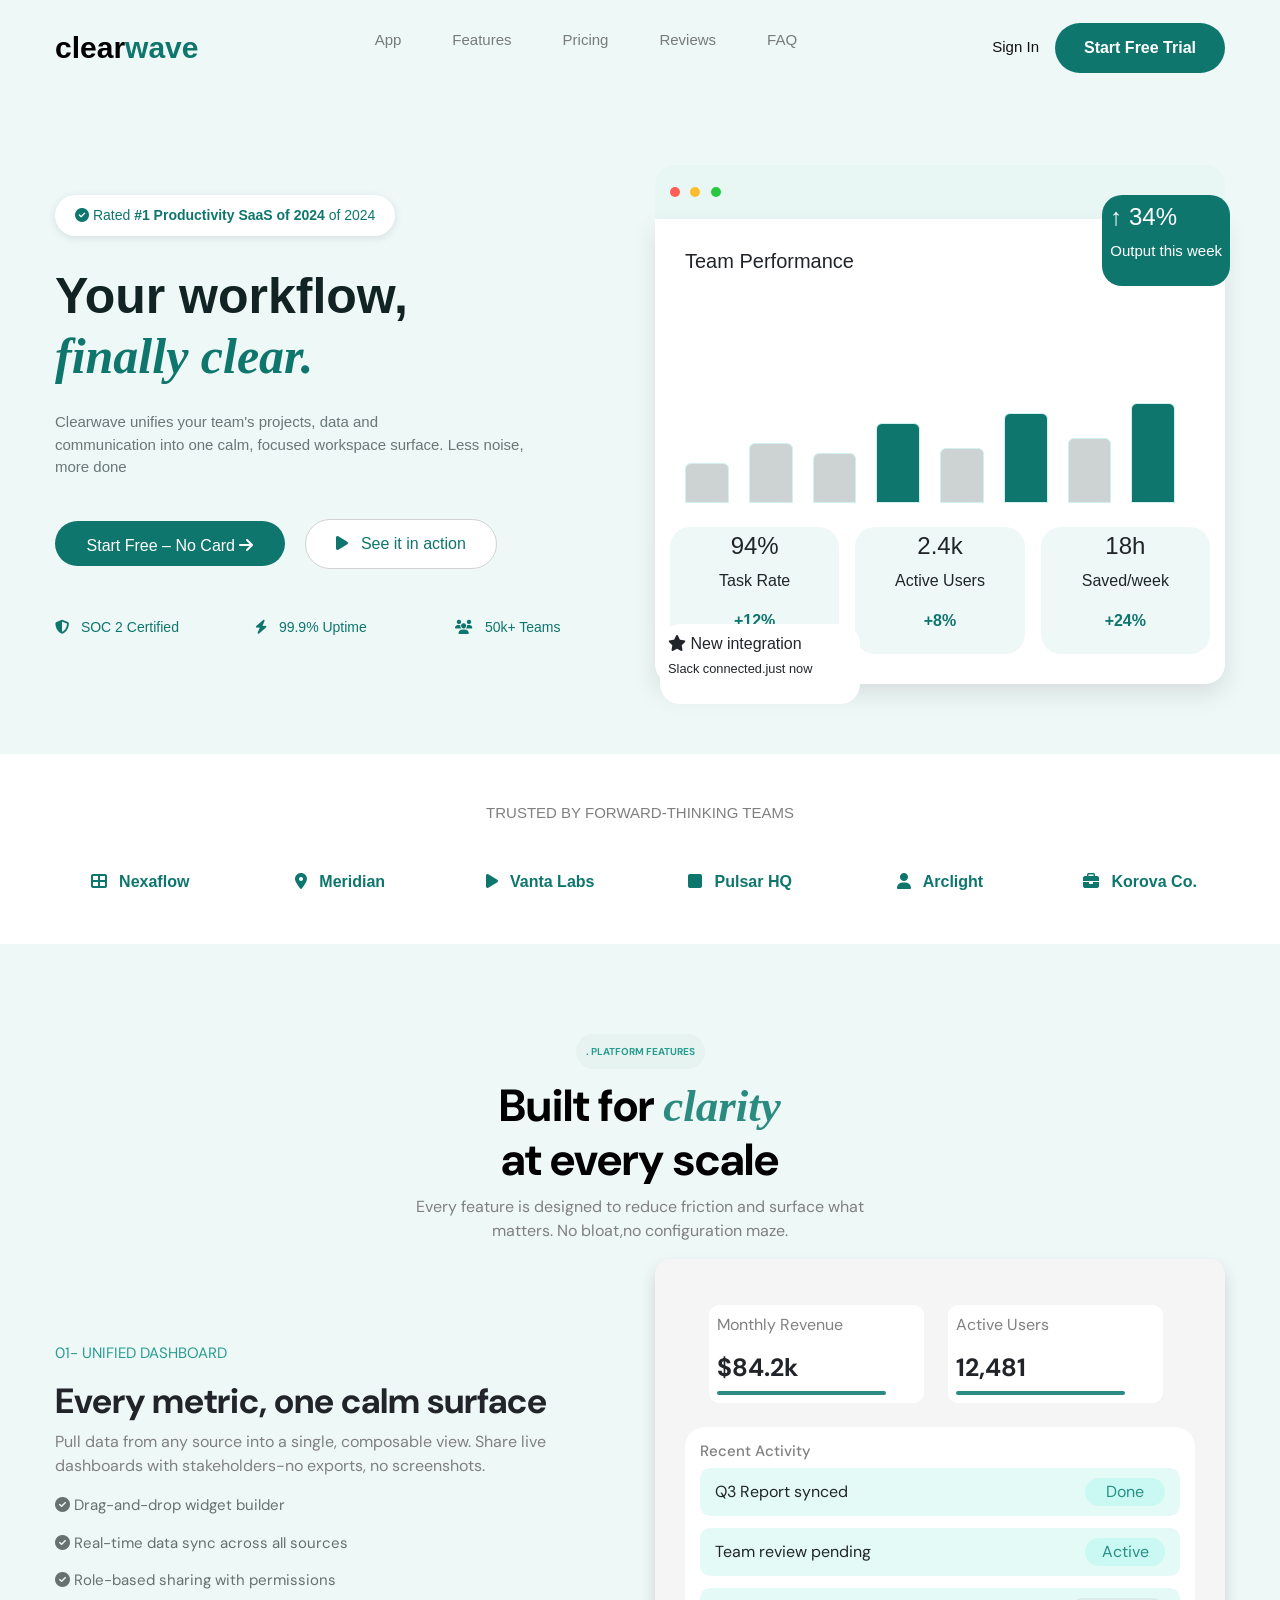
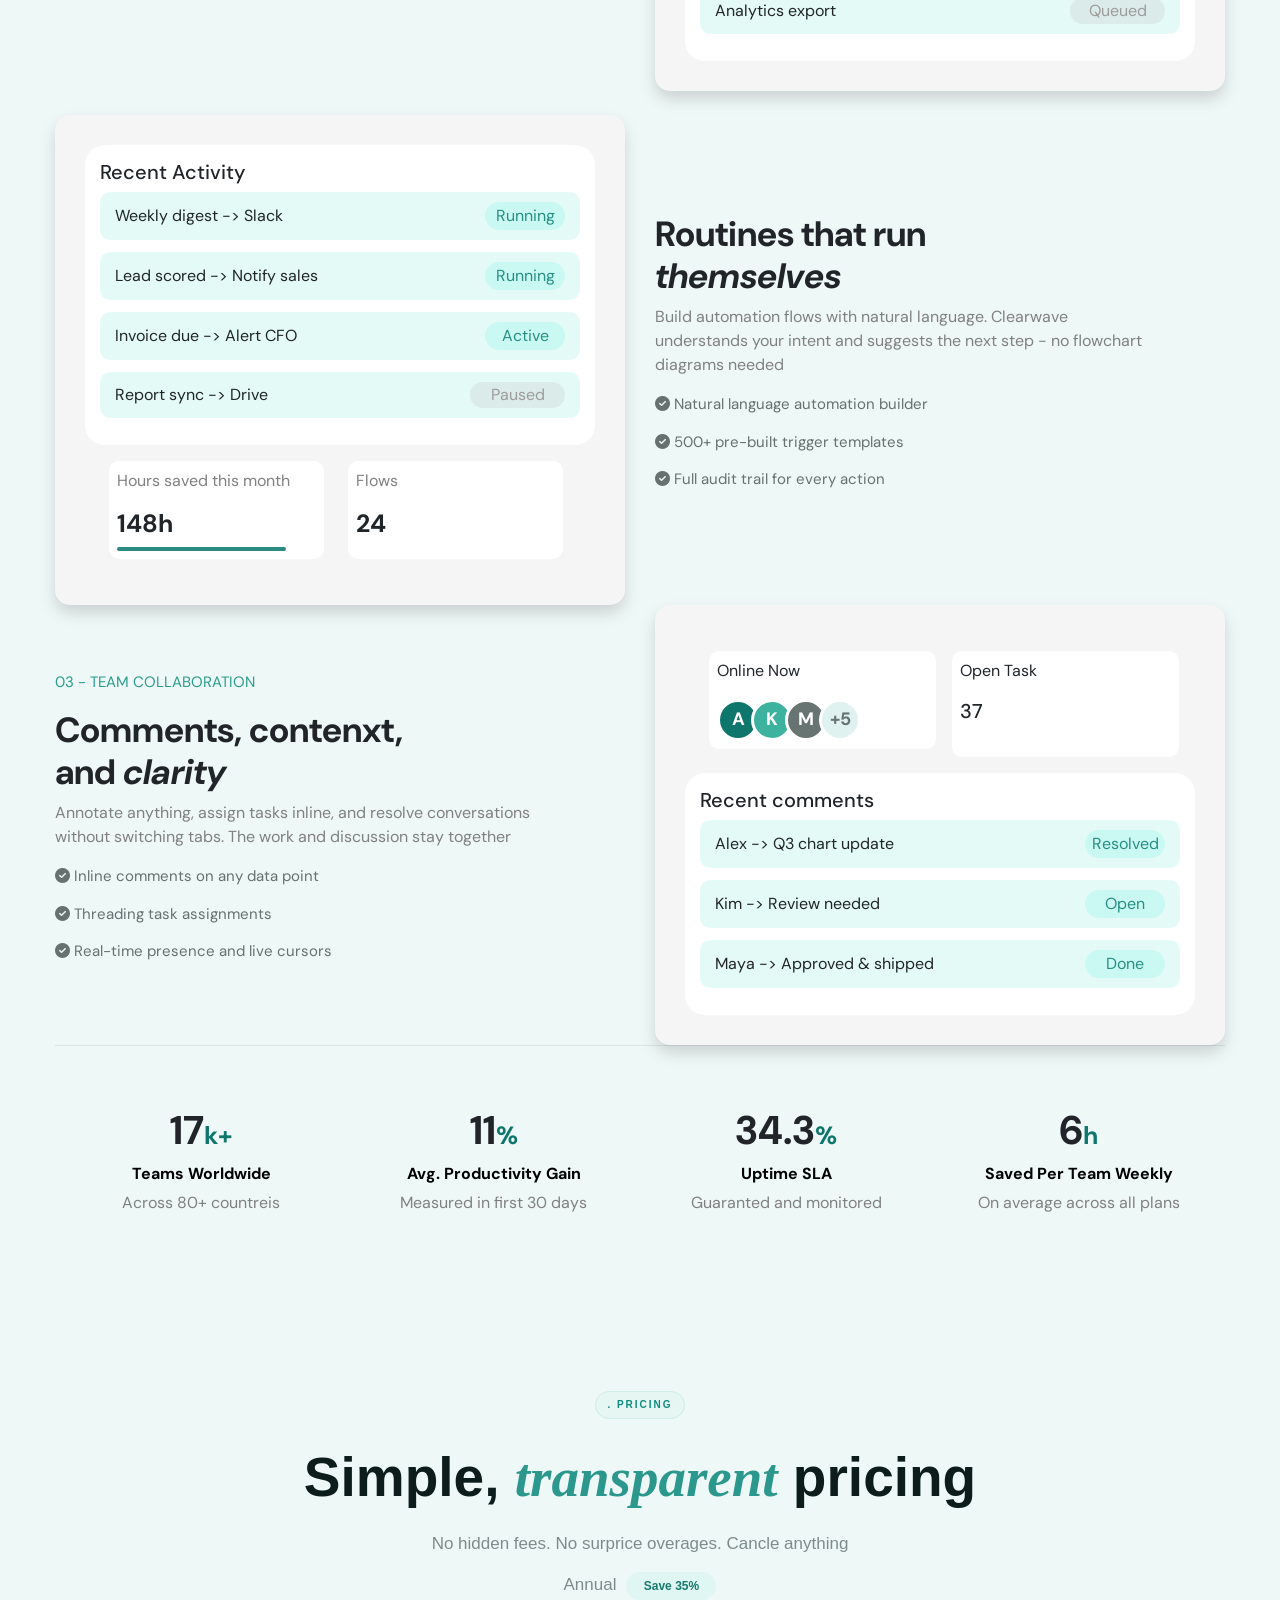
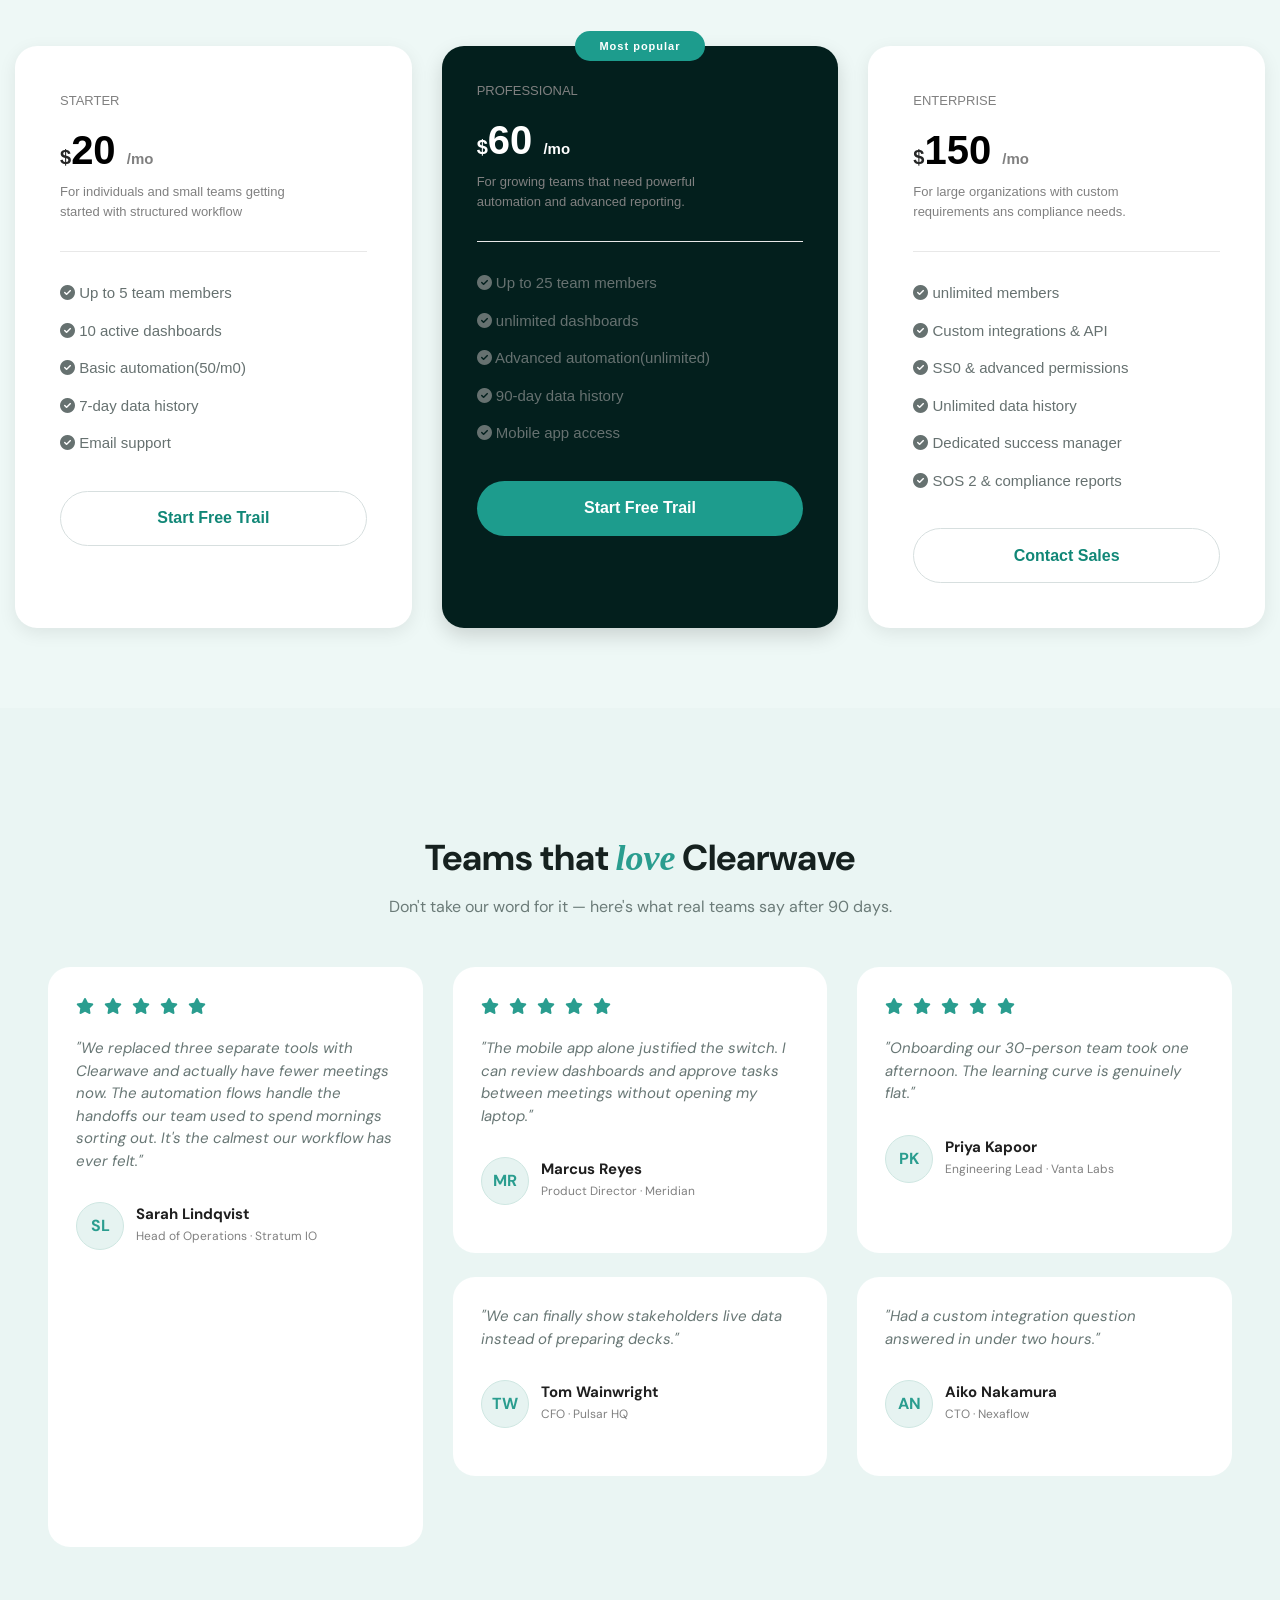
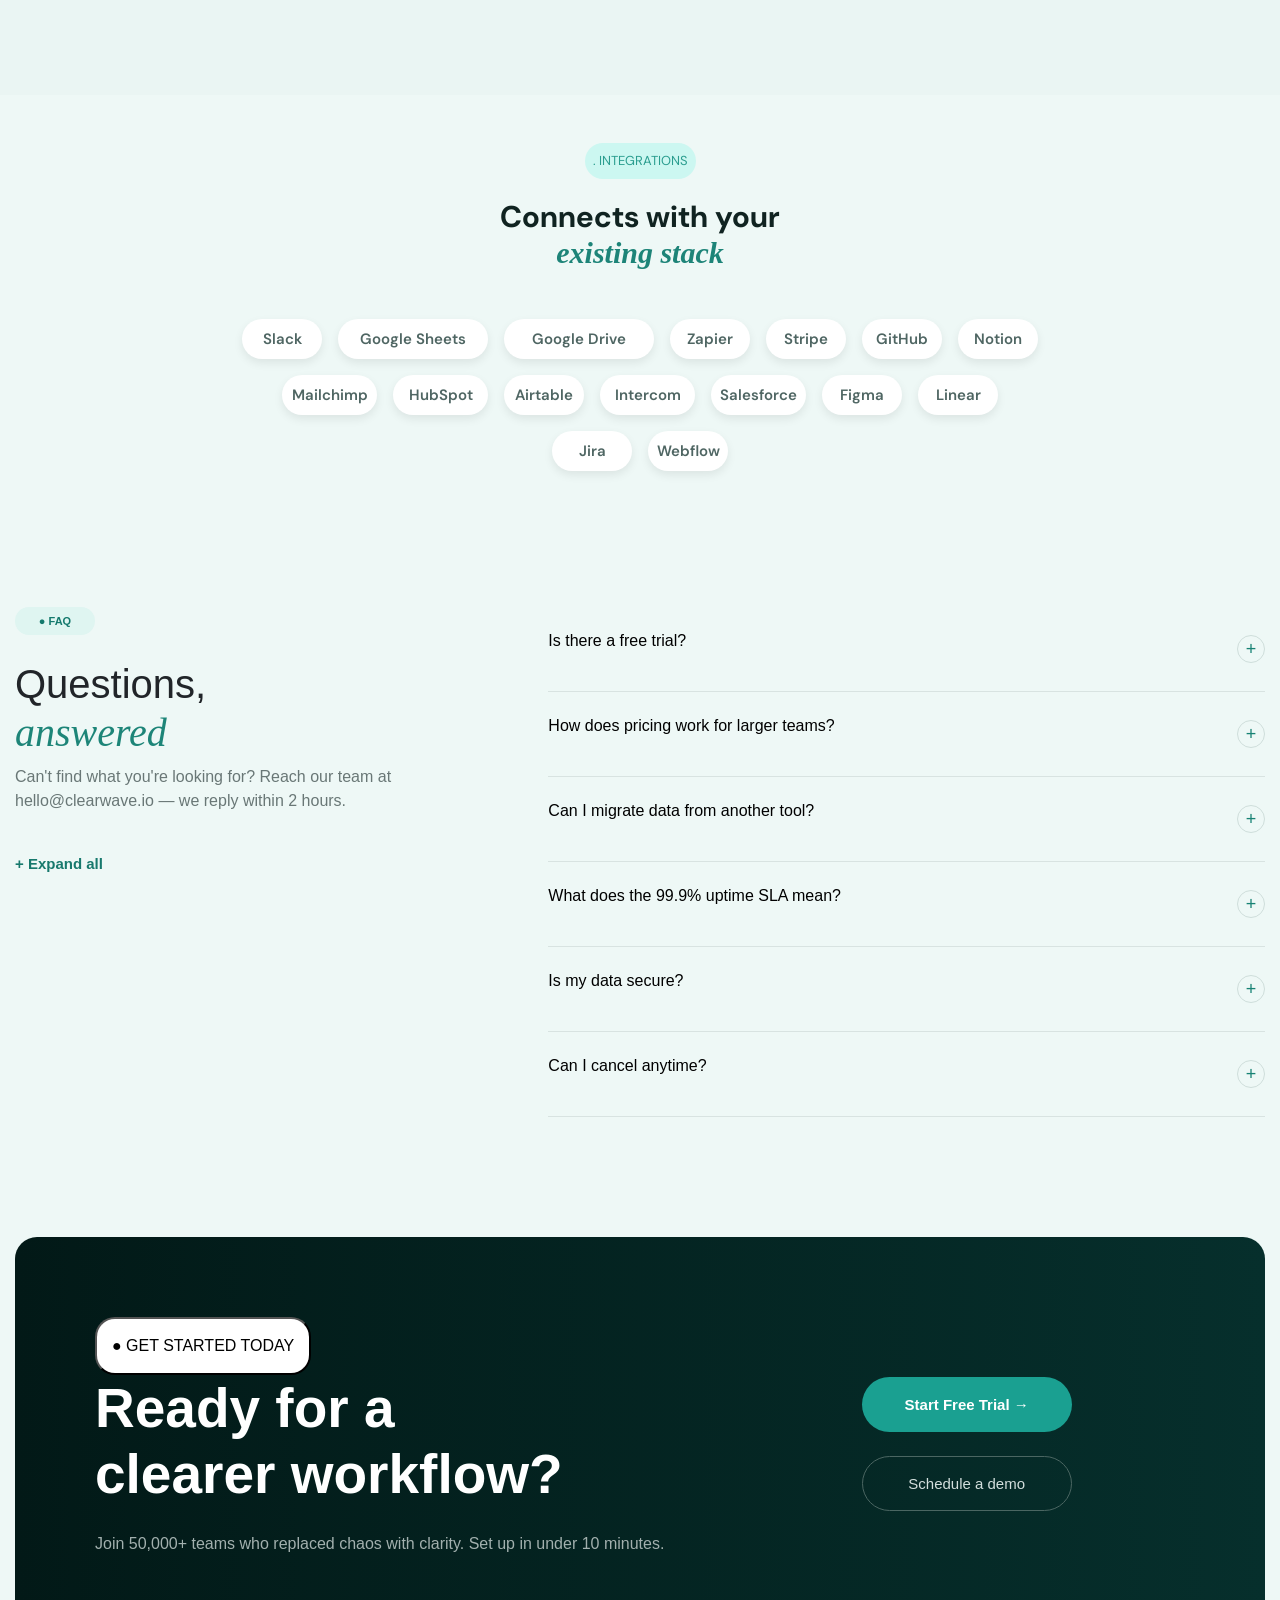
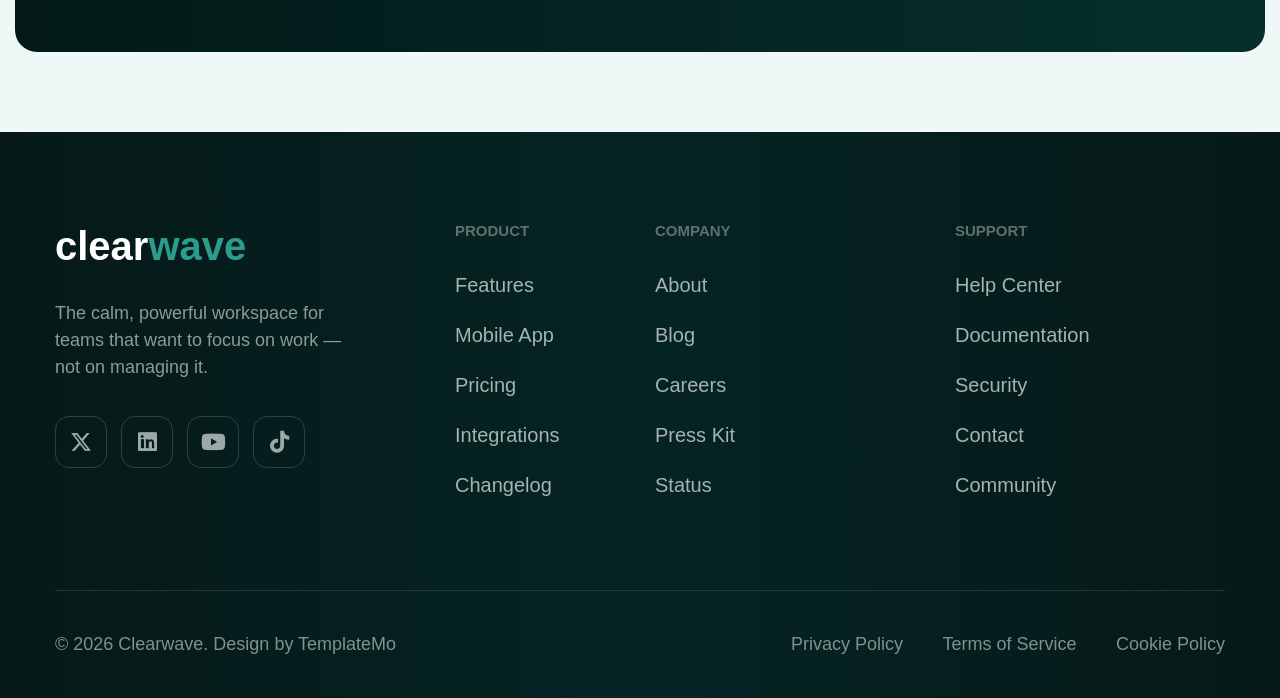
<file: index.html>
<!DOCTYPE html>
<html lang="en">

<head>
    <meta charset="UTF-8">
    <meta name="viewport" content="width=device-width, initial-scale=1.0">
    <title></title>
    <link rel="preconnect" href="https://fonts.googleapis.com">
    <link rel="preconnect" href="https://fonts.gstatic.com" crossorigin>
    <link href="https://fonts.googleapis.com/css2?family=DM+Sans:wght@100..1000&display=swap" rel="stylesheet">
    <link rel="stylesheet" href="https://stackpath.bootstrapcdn.com/bootstrap/4.5.2/css/bootstrap.min.css">
    <link rel="stylesheet" href="https://cdnjs.cloudflare.com/ajax/libs/font-awesome/6.6.0/css/all.min.css">

    <link rel="stylesheet" href="first-template.css">
    <link rel="stylesheet" href="third-template.css">
    <link rel="stylesheet" href="fourth-template.css">
    <link rel="stylesheet" href="fifth-template.css">
    <link rel="stylesheet" href="sixth-template.css">
    <link rel="stylesheet" href="seventh-template.css">
    <link rel="stylesheet" href="eight-template.css">
</head>

<body>
    <div class="first-bg-color">
        <div>
            <nav class="navbar navbar-expand-lg navbar-light bg-nav">
                <div class="container">
                    <a class="navbar-brand nav-logo" href="#"><span class="logo-edit">clear</span>wave</a>
                    <button class="navbar-toggler" type="button" data-toggle="collapse" data-target="#navbarNav">
                        <span class="navbar-toggler-icon"></span>
                    </button>
                    <div class="collapse navbar-collapse" id="navbarNav">
                        <ul class="navbar-nav mx-auto">
                            <li class="nav-item">
                                <a class="nav-link" href="#">App</a>
                            </li>
                            <li class="nav-item">
                                <a class="nav-link" href="#">Features</a>
                            </li>
                            <li class="nav-item">
                                <a class="nav-link" href="#">Pricing</a>
                            </li>
                            <li class="nav-item">
                                <a class="nav-link" href="#">Reviews</a>
                            </li>
                            <li class="nav-item">
                                <a class="nav-link" href="#">FAQ</a>
                            </li>
                        </ul>
                        <a href="#" class="mr-3 signin">Sign In</a>
                        <button class="btn trial-btn">
                            Start Free Trial
                        </button>
                    </div>
                </div>
            </nav>
        </div>
        <div class="hero-section">
            <div class="container">
                <div class="row align-items-center">
                    <div class="col-6">
                        <div class="badge-box">
                            <i class="fa-solid fa-circle-check"></i>
                            Rated <span class="edit-1">#1 Productivity SaaS of 2024</span> of 2024
                        </div>
                        <h1 class="first-main-heading">
                            Your workflow,
                            <br>
                            <span class="edit-1 edit-2">finally clear.</span>
                        </h1>
                        <p class="first-description">
                            Clearwave unifies your team's projects,
                            data and <br> communication into one calm,
                            focused workspace surface. Less noise,<br> more done
                        </p>
                        <button class="btn first-start-btn">
                            Start Free – No Card
                            <i class="fa-solid fa-arrow-right"></i>
                        </button>
                        <button class="btn first-demo-btn ml-3 ">
                            <i class="fa-solid fa-play mr-2"></i>
                            See it in action
                        </button>
                        <div class="row mt-5">
                            <div class="col-4">
                                <p class="small-text">
                                    <i class="fa-solid fa-shield-halved icon"></i>
                                    SOC 2 Certified
                                </p>
                            </div>
                            <div class="col-4">
                                <p class="small-text">
                                    <i class="fa-solid fa-bolt icon"></i>
                                    99.9% Uptime
                                </p>
                            </div>
                            <div class="col-4">
                                <p class="small-text">
                                    <i class="fa-solid fa-users icon"></i>
                                    50k+ Teams
                                </p>
                            </div>
                        </div>
                    </div>
                    <div class="col-6">
                        <div class="dot-container">
                            <span class="first-dot red"></span>
                            <span class="first-dot yellow"></span>
                            <span class="first-dot green"></span>
                        </div>
                        <div class="growth-card">
                            <h4>↑ 34%</h4>
                            <p>Output this week</p>
                        </div>
                        <div class="dashboard-card">
                            <h5>
                                Team Performance
                            </h5>
                            <div class="graph-box">
                                <div class="bar b1"></div>
                                <div class="bar b2"></div>
                                <div class="bar b3"></div>
                                <div class="bar b4"></div>
                                <div class="bar b5"></div>
                                <div class="bar b6"></div>
                                <div class="bar b7"></div>
                                <div class="bar b8"></div>
                            </div>
                            <div class="row mt-4 text-center">
                                <div class="col first-card-container mr-3">
                                    <h4>94%</h4>
                                    <p>Task Rate</p>
                                    <p class="edit-1">+12%</p>
                                </div>
                                <div class="col first-card-container mr-3">
                                    <h4>2.4k</h4>
                                    <p>Active Users</p>
                                    <p class="edit-1">+8%</p>
                                </div>
                                <div class="col first-card-container">
                                    <h4>18h</h4>
                                    <p>Saved/week</p>
                                    <p class="edit-1">+24%</p>
                                </div>
                            </div>
                            <div class="notify-card">
                                <i class="fa-solid fa-star"></i>
                                <span>New integration</span>
                                <br>
                                <small>Slack connected.just now</small>
                            </div>
                        </div>
                    </div>
                </div>
            </div>
        </div>
        <div class="company-section">
            <div class="container">
                <h6 class="text-center mb-5 bottom-para">
                    TRUSTED BY FORWARD-THINKING TEAMS
                </h6>
                <div class="row text-center ">
                    <div class="col-md-2 edit-1">
                        <i class="fa-solid fa-table-cells-large mr-2"></i>
                        Nexaflow
                    </div>
                    <div class="col-md-2 edit-1">
                        <i class="fa-solid fa-location-dot mr-2"></i>
                        Meridian
                    </div>
                    <div class="col-md-2 edit-1">
                        <i class="fa-solid fa-play mr-2"></i>
                        Vanta Labs
                    </div>
                    <div class="col-md-2 edit-1">
                        <i class="fa-solid fa-square mr-2"></i>
                        Pulsar HQ
                    </div>
                    <div class="col-md-2 edit-1">
                        <i class="fa-solid fa-user mr-2"></i>
                        Arclight
                    </div>
                    <div class="col-md-2 edit-1">
                        <i class="fa-solid fa-briefcase mr-2"></i>
                        Korova Co.
                    </div>
                </div>
            </div>
        </div>
    </div>


    <div class="bg-color">
        <div class="container">
            <div class="third-main">
                <button class="third-button-1"><span class="third-dot">.</span> PLATFORM FEATURES</button>
                <h1 class="heading-1">Built for <span class="design">clarity</span> <br> at every scale</h1>
                <p class="third-paragraph-1">Every feature is designed to reduce friction and surface
                    what <br>matters. No bloat,no configuration maze.
                </p>
            </div>
            <div class="row">
                <div class="col-6 d-flex flex-column justify-content-center">
                    <div>
                        <p class="third-para">01- UNIFIED DASHBOARD</p>
                        <h1 class="heading-2">Every metric, one calm surface</h1>
                        <p class="third-paragraph-1">Pull data from any source into a single, composable view.
                            Share live dashboards with stakeholders-no exports, no screenshots.
                        </p>
                        <ul>
                            <li>
                                <i class="fa-solid fa-circle-check"></i>
                                Drag-and-drop widget builder
                            </li>
                            <li>
                                <i class="fa-solid fa-circle-check"></i>
                                Real-time data sync across all sources
                            </li>
                            <li>
                                <i class="fa-solid fa-circle-check"></i>
                                Role-based sharing with permissions
                            </li>
                        </ul>
                    </div>
                </div>
                <div class="col-6">
                    <div class="third-card-container shadow">
                        <div class="d-flex flex-row p-3">
                            <div class="card-container-one mr-3 ml-2 p-2">
                                <p class="third-paragraph-1">Monthly Revenue</p>
                                <h1 class="paragraph-3">$84.2k</h1>
                                <div class="third-line"></div>
                            </div>
                            <div class="card-container-one mr-3 ml-2 p-2">
                                <p class="third-paragraph-1">Active Users</p>
                                <h1 class="paragraph-3">12,481</h1>
                                <div class="third-line"></div>
                            </div>
                        </div>
                        <div class="bottom mt-2">
                            <h5 class="recent">Recent Activity</h5>
                            <div class="item">
                                <span>Q3 Report synced</span>
                                <button class="third-button-3">Done</button>
                            </div>
                            <div class="item">
                                <span>Team review pending</span>
                                <button class="third-button-3">Active</button>
                            </div>
                            <div class="item">
                                <span>Analytics export</span>
                                <button class="third-button-4">Queued</button>
                            </div>
                        </div>
                    </div>
                </div>
            </div>
            <div class="row mt-4">
                <div class="col-6">
                    <div class="third-card-container shadow">
                        <div class="bottom">
                            <h5>Recent Activity</h5>
                            <div class="item">
                                <span>Weekly digest -> Slack</span>
                                <button class="third-button-3">Running</button>
                            </div>
                            <div class="item">
                                <span>Lead scored -> Notify sales</span>
                                <button class="third-button-3">Running</button>
                            </div>
                            <div class="item">
                                <span>Invoice due -> Alert CFO</span>
                                <button class="third-button-3">Active</button>
                            </div>
                            <div class="item">
                                <span>Report sync -> Drive</span>
                                <button class="third-button-4">Paused</button>
                            </div>
                        </div>
                        <div class="d-flex flex-row p-3">
                            <div class="card-container-one mr-3 ml-2 p-2">
                                <p class="third-paragraph-1">Hours saved this month</p>
                                <h1 class="paragraph-3">148h</h1>
                                <div class="third-line"></div>
                            </div>
                            <div class="card-container-one mr-3 ml-2 p-2">
                                <p class="third-paragraph-1">Flows</p>
                                <h1 class="paragraph-3">24</h1>
                            </div>
                        </div>
                    </div>
                </div>
                <div class="col-6 d-flex flex-column justify-content-center">
                    <div>
                        <h1 class="heading-2">Routines that run <br> <span class="curve">themselves</span></h1>
                        <p class="third-paragraph-1">Build automation flows with natural language. Clearwave <br>
                            understands your intent and suggests the next step - no flowchart <br>
                            diagrams needed
                        </p>
                        <ul>
                            <li>
                                <i class="fa-solid fa-circle-check"></i>
                                Natural language automation builder
                            </li>
                            <li>
                                <i class="fa-solid fa-circle-check"></i>
                                500+ pre-built trigger templates
                            </li>
                            <li>
                                <i class="fa-solid fa-circle-check"></i>
                                Full audit trail for every action
                            </li>
                        </ul>
                    </div>
                </div>
            </div>
            <div class="row">
                <div class="col-6 d-flex flex-column justify-content-center">
                    <div>
                        <p class="third-para">03 - TEAM COLLABORATION</p>
                        <h1 class="heading-2">Comments, contenxt, <br> and <span class="curve">clarity</span></h1>
                        <p class="third-paragraph-1">Annotate anything, assign tasks inline, and resolve conversations
                            <br>
                            without switching tabs. The work and discussion stay together
                        </p>
                        <ul>
                            <li>
                                <i class="fa-solid fa-circle-check"></i>
                                Inline comments on any data point
                            </li>
                            <li>
                                <i class="fa-solid fa-circle-check"></i>
                                Threading task assignments
                            </li>
                            <li>
                                <i class="fa-solid fa-circle-check"></i>
                                Real-time presence and live cursors
                            </li>
                        </ul>
                    </div>
                </div>
                <div class="col-6">
                    <div class="third-card-container shadow">
                        <div class="d-flex flex-row p-3">
                            <div class="card-container-one mr-3 ml-2 mb-2">
                                <p>Online Now</p>
                                <div class="online-users">
                                    <span class="user-circle user1">A</span>
                                    <span class="user-circle user2">K</span>
                                    <span class="user-circle user3">M</span>
                                    <span class="user-circle user4">+5</span>
                                </div>
                            </div>
                            <div class="card-container-one">
                                <p>Open Task</p>
                                <h5>37</h5>
                            </div>
                        </div>
                        <div class="bottom">
                            <h5>Recent comments</h5>
                            <div class="item">
                                <span>Alex -> Q3 chart update</span>
                                <button class="third-button-3">Resolved</button>
                            </div>
                            <div class="item">
                                <span>Kim -> Review needed</span>
                                <button class="third-button-3">Open</button>
                            </div>
                            <div class="item">
                                <span>Maya -> Approved & shipped</span>
                                <button class="third-button-3">Done</button>
                            </div>
                        </div>
                    </div>
                </div>
            </div>
            <div class="last">
                <div class="stat">
                    <h2 class="stat-h">17<span class="third-para-1">k+</span></h2>
                    <p class="stat-p">Teams Worldwide</p>
                    <p class="stat-p-1">Across 80+ countreis</p>
                </div>
                <div class="stat">
                    <h2 class="stat-h">11<span class="third-para-1">%</span></h2>
                    <p class="stat-p">Avg. Productivity Gain</p>
                    <p class="stat-p-1">Measured in first 30 days</p>
                </div>
                <div class="stat">
                    <h2 class="stat-h">34.3<span class="third-para-1">%</span></h2>
                    <p class="stat-p">Uptime SLA</p>
                    <p class="stat-p-1">Guaranted and monitored</p>
                </div>
                <div class="stat">
                    <h2 class="stat-h">6<span class="third-para-1">h</span></h2>
                    <p class="stat-p">Saved Per Team Weekly</p>
                    <p class="stat-p-1">On average across all plans</p>
                </div>
            </div>
        </div>
    </div>


    <div class="container-fluid fourth-bg-color">
        <div class="fourth-main text-center">
            <button class="fourth-button-1">. PRICING</button>
            <h1 class="fourth-main-heading">Simple, <span class="fourth-edit">transparent</span> pricing</h1>
            <p class="fourth-para">No hidden fees. No surprice overages. Cancle anything</p>
            <div class="d-flex justify-content-center">
                <p class="fourth-para mb-5">Annual</p>
                <button class="fourth-button-2">Save 35%</button>
            </div>
        </div>
        <div class="row">
            <div class="col-4">
                <div class="fourth-card-container">
                    <p class="fourth-para-1">STARTER</p>
                    <h1 class="head"><span class="symbol">$</span>20 <span class="mo">/mo</span></h1>
                    <p class="fourth-para-1">For individuals and small teams getting <br>
                        started with structured workflow</p>
                    <hr class="fourth-line">
                    <ul>
                        <li>
                            <i class="fa-solid fa-circle-check"></i>
                            Up to 5 team members
                        </li>
                        <li>
                            <i class="fa-solid fa-circle-check"></i>
                            10 active dashboards
                        </li>
                        <li>
                            <i class="fa-solid fa-circle-check"></i>
                            Basic automation(50/m0)
                        </li>
                        <li>
                            <i class="fa-solid fa-circle-check"></i>
                            7-day data history
                        </li>
                        <li>
                            <i class="fa-solid fa-circle-check"></i>
                            Email support
                        </li>
                    </ul>
                    <button class="fourth-button-3">Start Free Trail</button>
                </div>
            </div>
            <div class="col-4">
                <div class="card-container-1">
                    <button class="popular-button">Most popular</button>
                    <p class="fourth-para-1">PROFESSIONAL</p>
                    <h1 class="head-1"><span class="symbol-1">$</span>60 <span class="mo-1">/mo</span></h1>
                    <p class="fourth-para-1">For growing teams that need powerful <br>
                        automation and advanced reporting.</p>
                    <hr class="fourth-line">
                    <ul>
                        <li>
                            <i class="fa-solid fa-circle-check"></i>
                            Up to 25 team members
                        </li>
                        <li>
                            <i class="fa-solid fa-circle-check"></i>
                            unlimited dashboards
                        </li>
                        <li>
                            <i class="fa-solid fa-circle-check"></i>
                            Advanced automation(unlimited)
                        </li>
                        <li>
                            <i class="fa-solid fa-circle-check"></i>
                            90-day data history
                        </li>
                        <li>
                            <i class="fa-solid fa-circle-check"></i>
                            Mobile app access
                        </li>
                    </ul>
                    <button class="fourth-button-4 fourth-button-3">Start Free Trail</button>
                </div>
            </div>
            <div class="col-4">
                <div class="fourth-card-container">
                    <p class="fourth-para-1">ENTERPRISE</p>
                    <h1 class="head"><span class="symbol">$</span>150 <span class="mo">/mo</span></h1>
                    <p class="fourth-para-1">For large organizations with custom <br>
                        requirements ans compliance needs.</p>
                    <hr class="fourth-line">
                    <ul>
                        <li>
                            <i class="fa-solid fa-circle-check"></i>
                            unlimited members
                        </li>
                        <li>
                            <i class="fa-solid fa-circle-check"></i>
                            Custom integrations & API
                        </li>
                        <li>
                            <i class="fa-solid fa-circle-check"></i>
                            SS0 & advanced permissions
                        </li>
                        <li>
                            <i class="fa-solid fa-circle-check"></i>
                            Unlimited data history
                        </li>
                        <li>
                            <i class="fa-solid fa-circle-check"></i>
                            Dedicated success manager
                        </li>
                        <li>
                            <i class="fa-solid fa-circle-check"></i>
                            SOS 2 & compliance reports
                        </li>
                    </ul>
                    <button class="fourth-button-3">Contact Sales</button>
                </div>
            </div>
        </div>
    </div>


    <div class="fifth-main">
        <div class="container-fluid background p-5">
            <div class="text-center mb-5">
                <h1 class="fifth-main-heading">
                    Teams that <span class="fifth-edit">love</span> Clearwave
                </h1>
                <p class="fifth-paragraph-1">
                    Don't take our word for it — here's what real teams say after 90 days.
                </p>
            </div>
            <div class="row">
                <div class="col-md-4">
                    <div class="review-card large-card">
                        <div class="stars">
                            <i class="fa-solid fa-star"></i>
                            <i class="fa-solid fa-star"></i>
                            <i class="fa-solid fa-star"></i>
                            <i class="fa-solid fa-star"></i>
                            <i class="fa-solid fa-star"></i>
                        </div>
                        <p class="fifth-text">
                            "We replaced three separate tools with Clearwave and actually have
                            fewer meetings now. The automation flows handle the handoffs our team
                            used to spend mornings sorting out. It's the calmest our workflow has
                            ever felt."
                        </p>
                        <div class="profile d-flex align-items-center">
                            <div class="profile-one">
                                SL
                            </div>
                            <div>
                                <h6>Sarah Lindqvist</h6>
                                <small>Head of Operations · Stratum IO</small>
                            </div>
                        </div>
                    </div>
                </div>
                <div class="col-md-8">
                    <div class="row">
                        <div class="col-md-6">
                            <div class="review-card">
                                <div class="stars">
                                    <i class="fa-solid fa-star"></i>
                                    <i class="fa-solid fa-star"></i>
                                    <i class="fa-solid fa-star"></i>
                                    <i class="fa-solid fa-star"></i>
                                    <i class="fa-solid fa-star"></i>
                                </div>
                                <p class="fifth-text">
                                    "The mobile app alone justified the switch.
                                    I can review dashboards and approve tasks between
                                    meetings without opening my laptop."
                                </p>
                                <div class="profile d-flex align-items-center">
                                    <div class="profile-one">
                                        MR
                                    </div>
                                    <div>
                                        <h6>Marcus Reyes</h6>
                                        <small>Product Director · Meridian</small>
                                    </div>
                                </div>
                            </div>
                        </div>
                        <div class="col-md-6">
                            <div class="review-card">
                                <div class="stars">
                                    <i class="fa-solid fa-star"></i>
                                    <i class="fa-solid fa-star"></i>
                                    <i class="fa-solid fa-star"></i>
                                    <i class="fa-solid fa-star"></i>
                                    <i class="fa-solid fa-star"></i>
                                </div>
                                <p class="fifth-text">
                                    "Onboarding our 30-person team took one afternoon.
                                    The learning curve is genuinely flat."
                                </p>
                                <div class="profile d-flex align-items-center">
                                    <div class="profile-one">
                                        PK
                                    </div>
                                    <div>
                                        <h6>Priya Kapoor</h6>
                                        <small>Engineering Lead · Vanta Labs</small>
                                    </div>
                                </div>
                            </div>
                        </div>
                    </div>
                    <div class="row mt-4">
                        <div class="col-md-6">
                            <div class="review-card">
                                <p class="fifth-text">
                                    "We can finally show stakeholders live data
                                    instead of preparing decks."
                                </p>
                                <div class="profile d-flex align-items-center">
                                    <div class="profile-one">
                                        TW
                                    </div>
                                    <div>
                                        <h6>Tom Wainwright</h6>
                                        <small>CFO · Pulsar HQ</small>
                                    </div>
                                </div>
                            </div>
                        </div>
                        <div class="col-md-6">
                            <div class="review-card">
                                <p class="fifth-text">
                                    "Had a custom integration question answered
                                    in under two hours."
                                </p>
                                <div class="profile d-flex align-items-center">
                                    <div class="profile-one">
                                        AN
                                    </div>
                                    <div>
                                        <h6>Aiko Nakamura</h6>
                                        <small>CTO · Nexaflow</small>
                                    </div>
                                </div>
                            </div>
                        </div>
                    </div>
                </div>
            </div>
        </div>
    </div>


    <div class="container-fluid bg-color p-5">
        <div class="text-center">
            <button class="sixth-button-1">. INTEGRATIONS</button>
            <h1 class="sixth-main-heading">Connects with your <br> <span class="sixth-edit">existing stack</span>
            </h1>
        </div>
        <div class="d-flex flex-row justify-content-center">
            <button class="sixth-button-2 ">Slack</button>
            <button class="sixth-button-2 sixth-button-3">Google Sheets</button>
            <button class="sixth-button-2 sixth-button-3">Google Drive</button>
            <button class="sixth-button-2">Zapier</button>
            <button class="sixth-button-2">Stripe</button>
            <button class="sixth-button-2">GitHub</button>
            <button class="sixth-button-2">Notion</button>
        </div>
        <div class="d-flex flex-row justify-content-center">
            <button class="sixth-button-2 sixth-button-4">Mailchimp</button>
            <button class="sixth-button-2 sixth-button-4">HubSpot</button>
            <button class="sixth-button-2">Airtable</button>
            <button class="sixth-button-2 sixth-button-4">Intercom</button>
            <button class="sixth-button-2 sixth-button-4">Salesforce</button>
            <button class="sixth-button-2">Figma</button>
            <button class="sixth-button-2">Linear</button>
        </div>
        <div class="d-flex flex-row justify-content-center">
            <button class="sixth-button-2">Jira</button>
            <button class="sixth-button-2">Webflow</button>
        </div>
        <div>
        </div>
    </div>

    <div class="bg-container">
        <div class="container-fluid">
            <div class="row">
                <div class="col-5">
                    <button class="seventh-button-1">
                        ● FAQ
                    </button>
                    <h1 class="main-heading">
                        Questions,<br>
                        <span class="seventh-edit">answered</span>
                    </h1>
                    <p class="seventh-description">
                        Can't find what you're looking for?
                        Reach our team at
                        hello@clearwave.io —
                        we reply within 2 hours.
                    </p>
                    <p class="expand">
                        + Expand all
                    </p>
                </div>
                <div class="col-7">
                    <div class="seventh-para">
                        <p>Is there a free trial?</p>
                        <span class="plus">+</span>
                    </div>
                    <div class="seventh-para">
                        <p>How does pricing work for larger teams?</p>
                        <span class="plus">+</span>
                    </div>
                    <div class="seventh-para">
                        <p>Can I migrate data from another tool?</p>
                        <span class="plus">+</span>
                    </div>
                    <div class="seventh-para">
                        <p>What does the 99.9% uptime SLA mean?</p>
                        <span class="plus">+</span>
                    </div>
                    <div class="seventh-para">
                        <p>Is my data secure?</p>
                        <span class="plus">+</span>
                    </div>
                    <div class="seventh-para">
                        <p>Can I cancel anytime?</p>
                        <span class="plus">+</span>
                    </div>
                </div>
            </div>
            <div class="bottom-card">
                <div class="row align-items-center">
                    <div class="col-7">
                        <button class="bottom
                        -card-button">
                            ● GET STARTED TODAY
                        </button>
                        <h1 class="bottom-card-heading">
                            Ready for a <br>
                            <span class="edit">clearer workflow?</span>
                        </h1>
                        <p class="seventh-text">
                            Join 50,000+ teams who replaced chaos with
                            clarity. Set up in under 10 minutes.
                        </p>
                    </div>
                    <div class="col-5 text-center">
                        <button class="seventh-start-btn">
                            Start Free Trial →
                        </button>
                        <br><br>
                        <button class="seventh-demo-btn">
                            Schedule a demo
                        </button>
                    </div>
                </div>
            </div>
        </div>
    </div>

    <div class="footer-section">
        <div class="container">
            <div class="row">
                <div class="col-lg-4">
                    <h2 class="footer-logo">
                        clear<span>wave</span>
                    </h2>
                    <p class="footer-description">
                        The calm, powerful workspace for<br>
                        teams that want to focus on work —<br>
                        not on managing it.
                    </p>
                    <div class="social-icons">
                        <div class="social-box">
                            <i class="fa-brands fa-x-twitter"></i>
                        </div>
                        <div class="social-box">
                            <i class="fa-brands fa-linkedin"></i>
                        </div>
                        <div class="social-box">
                            <i class="fa-brands fa-youtube"></i>
                        </div>
                        <div class="social-box">
                            <i class="fa-brands fa-tiktok"></i>
                        </div>
                    </div>
                </div>
                <div class="col-lg-2">
                    <h6 class="footer-title">PRODUCT</h6>
                    <ul class="footer-list">
                        <li>Features</li>
                        <li>Mobile App</li>
                        <li>Pricing</li>
                        <li>Integrations</li>
                        <li>Changelog</li>
                    </ul>
                </div>
                <div class="col-lg-3">
                    <h6 class="footer-title">COMPANY</h6>
                    <ul class="footer-list">
                        <li>About</li>
                        <li>Blog</li>
                        <li>Careers</li>
                        <li>Press Kit</li>
                        <li>Status</li>
                    </ul>
                </div>
                <div class="col-lg-3">
                    <h6 class="footer-title">SUPPORT</h6>
                    <ul class="footer-list">
                        <li>Help Center</li>
                        <li>Documentation</li>
                        <li>Security</li>
                        <li>Contact</li>
                        <li>Community</li>
                    </ul>
                </div>
            </div>
            <hr class="footer-line">
            <div class="d-flex justify-content-between align-items-center flex-wrap">
                <p class="copyright">
                    © 2026 Clearwave. Design by TemplateMo
                </p>
                <div class="footer-links">
                    <a href="#">Privacy Policy</a>
                    <a href="#">Terms of Service</a>
                    <a href="#">Cookie Policy</a>
                </div>
            </div>
        </div>
    </div>
    <script src="https://code.jquery.com/jquery-3.5.1.slim.min.js"></script>
    <script src="https://cdn.jsdelivr.net/npm/popper.js@1.16.1/dist/umd/popper.min.js"></script>
    <script src="https://stackpath.bootstrapcdn.com/bootstrap/4.5.2/js/bootstrap.min.js"></script>
</body>

</html>
</file>
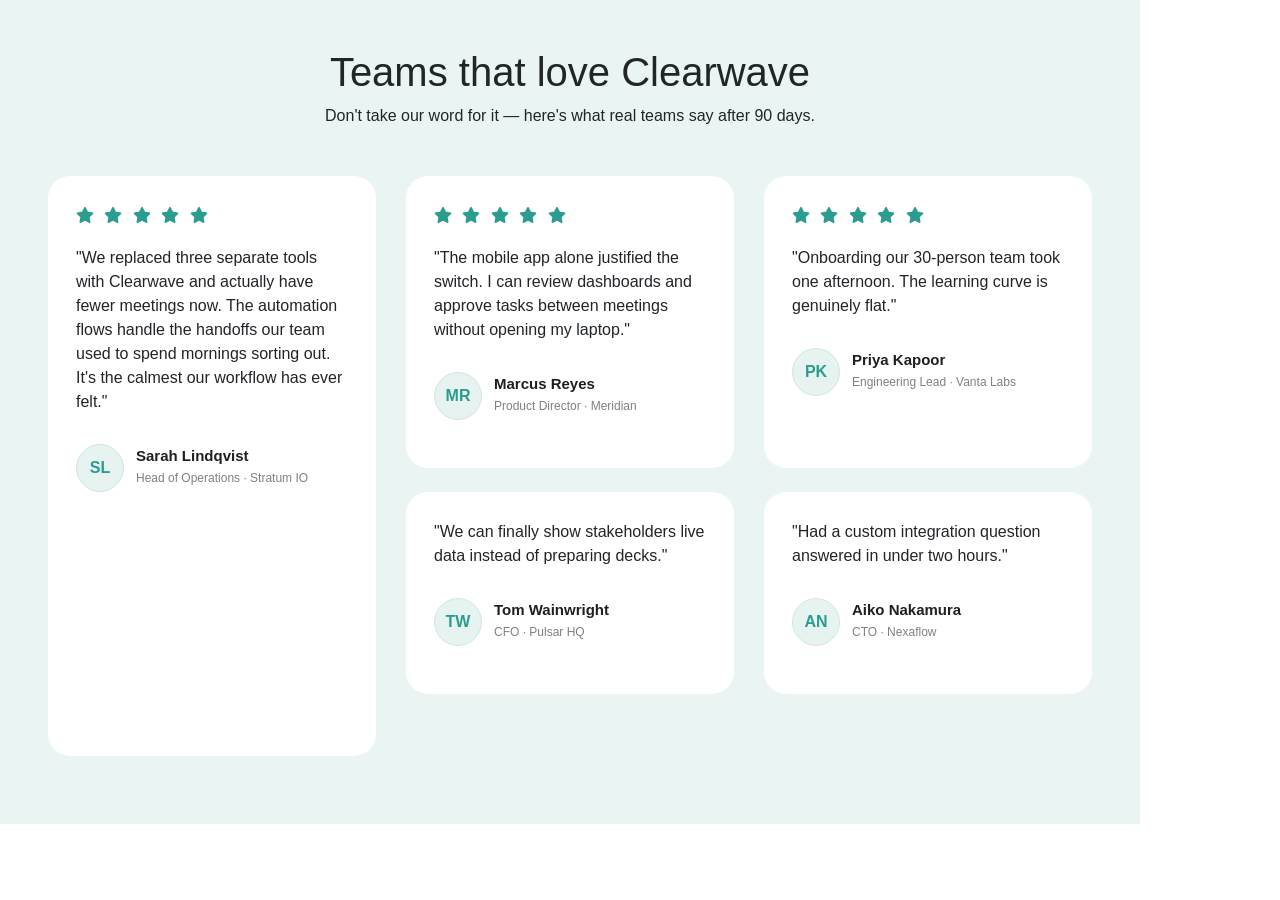
<file: fifth-template.html>
<!DOCTYPE html>
<html lang="en">

<head>
    <meta charset="UTF-8">
    <meta name="viewport" content="width=device-width, initial-scale=1.0">
    <title></title>

    <link rel="stylesheet" href="https://stackpath.bootstrapcdn.com/bootstrap/4.5.2/css/bootstrap.min.css">

    <link rel="stylesheet" href="fifth-template.css">

    <link rel="stylesheet" href="https://cdnjs.cloudflare.com/ajax/libs/font-awesome/6.6.0/css/all.min.css">
</head>

<body>
    <div class="main">
        <div class="container background p-5">
            <div class="text-center mb-5">
                <h1 class="main-heading">
                    Teams that <span class="edit">love</span> Clearwave
                </h1>
                <p class="paragraph-1">
                    Don't take our word for it — here's what real teams say after 90 days.
                </p>
            </div>

            <div class="row">
                <div class="col-md-4">
                    <div class="review-card large-card">
                        <div class="stars">
                            <i class="fa-solid fa-star"></i>
                            <i class="fa-solid fa-star"></i>
                            <i class="fa-solid fa-star"></i>
                            <i class="fa-solid fa-star"></i>
                            <i class="fa-solid fa-star"></i>
                        </div>
                        <p class="text">
                            "We replaced three separate tools with Clearwave and actually have
                            fewer meetings now. The automation flows handle the handoffs our team
                            used to spend mornings sorting out. It's the calmest our workflow has
                            ever felt."
                        </p>
                        <div class="profile d-flex align-items-center">
                            <div class="profile-one">
                                SL
                            </div>
                            <div>
                                <h6>Sarah Lindqvist</h6>
                                <small>Head of Operations · Stratum IO</small>
                            </div>
                        </div>
                    </div>
                </div>

                <div class="col-md-8">
                    <div class="row">
                        <div class="col-md-6">
                            <div class="review-card">
                                <div class="stars">
                                    <i class="fa-solid fa-star"></i>
                                    <i class="fa-solid fa-star"></i>
                                    <i class="fa-solid fa-star"></i>
                                    <i class="fa-solid fa-star"></i>
                                    <i class="fa-solid fa-star"></i>
                                </div>
                                <p class="review-text">
                                    "The mobile app alone justified the switch.
                                    I can review dashboards and approve tasks between
                                    meetings without opening my laptop."
                                </p>
                                <div class="profile d-flex align-items-center">
                                    <div class="profile-one">
                                        MR
                                    </div>
                                    <div>
                                        <h6>Marcus Reyes</h6>
                                        <small>Product Director · Meridian</small>
                                    </div>
                                </div>
                            </div>
                        </div>

                        <div class="col-md-6">
                            <div class="review-card">
                                <div class="stars">

                                    <i class="fa-solid fa-star"></i>
                                    <i class="fa-solid fa-star"></i>
                                    <i class="fa-solid fa-star"></i>
                                    <i class="fa-solid fa-star"></i>
                                    <i class="fa-solid fa-star"></i>

                                </div>
                                <p class="review-text">
                                    "Onboarding our 30-person team took one afternoon.
                                    The learning curve is genuinely flat."
                                </p>
                                <div class="profile d-flex align-items-center">
                                    <div class="profile-one">
                                        PK
                                    </div>
                                    <div>
                                        <h6>Priya Kapoor</h6>
                                        <small>Engineering Lead · Vanta Labs</small>
                                    </div>
                                </div>
                            </div>
                        </div>
                    </div>

                    <div class="row mt-4">
                        <div class="col-md-6">
                            <div class="review-card">
                                <p class="review-text">
                                    "We can finally show stakeholders live data
                                    instead of preparing decks."
                                </p>
                                <div class="profile d-flex align-items-center">
                                    <div class="profile-one">
                                        TW
                                    </div>
                                    <div>
                                        <h6>Tom Wainwright</h6>
                                        <small>CFO · Pulsar HQ</small>
                                    </div>
                                </div>
                            </div>
                        </div>
                        <div class="col-md-6">
                            <div class="review-card">
                                <p class="review-text">
                                    "Had a custom integration question answered
                                    in under two hours."
                                </p>
                                <div class="profile d-flex align-items-center">
                                    <div class="profile-one">
                                        AN
                                    </div>
                                    <div>
                                        <h6>Aiko Nakamura</h6>
                                        <small>CTO · Nexaflow</small>
                                    </div>
                                </div>
                            </div>
                        </div>
                    </div>
                </div>
            </div>
        </div>
    </div>
</body>

</html>
</file>
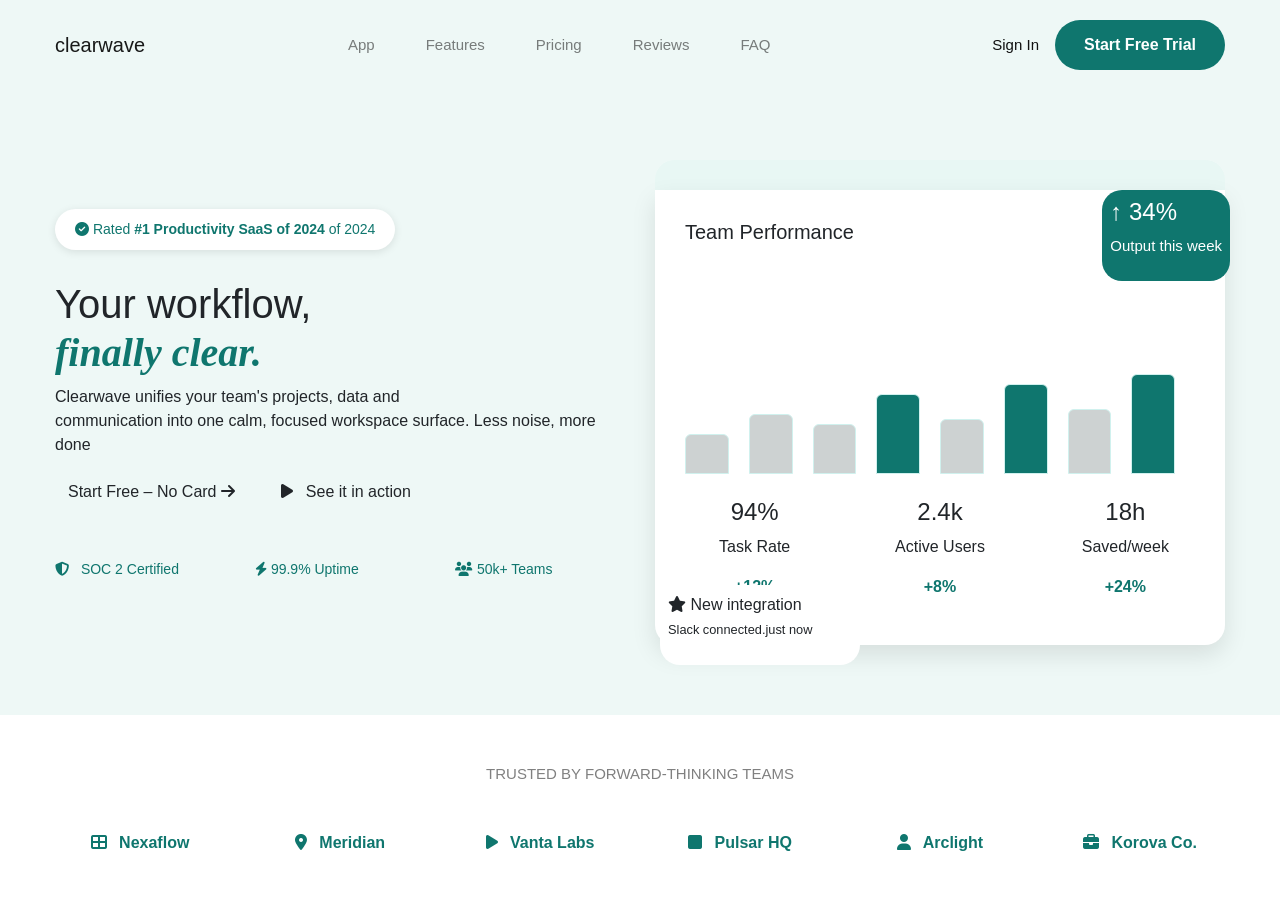
<file: first-template.html>
<!DOCTYPE html>
<html lang="en">

<head>
    <meta charset="UTF-8">
    <meta name="viewport" content="width=device-width, initial-scale=1.0">
    <title></title>
    <link rel="stylesheet" href="https://stackpath.bootstrapcdn.com/bootstrap/4.5.2/css/bootstrap.min.css">

    <link rel="stylesheet" href="https://cdnjs.cloudflare.com/ajax/libs/font-awesome/6.6.0/css/all.min.css">
    <link rel="stylesheet" href="first-template.css">
</head>

<body>
    <div>
        <nav class="navbar navbar-expand-lg navbar-light bg-nav">
            <div class="container">
                <a class="navbar-brand logo" href="#"><span class="edit">clear</span>wave</a>
                <button class="navbar-toggler" type="button" data-toggle="collapse" data-target="#navbarNav">
                    <span class="navbar-toggler-icon"></span>
                </button>
                <div class="collapse navbar-collapse" id="navbarNav">
                    <ul class="navbar-nav mx-auto">
                        <li class="nav-item">
                            <a class="nav-link" href="#">App</a>
                        </li>
                        <li class="nav-item">
                            <a class="nav-link" href="#">Features</a>
                        </li>
                        <li class="nav-item">
                            <a class="nav-link" href="#">Pricing</a>
                        </li>
                        <li class="nav-item">
                            <a class="nav-link" href="#">Reviews</a>
                        </li>
                        <li class="nav-item">
                            <a class="nav-link" href="#">FAQ</a>
                        </li>
                    </ul>
                    <a href="#" class="mr-3 signin">Sign In</a>
                    <button class="btn trial-btn">
                        Start Free Trial
                    </button>
                </div>
            </div>
        </nav>
    </div>
    <div class="hero-section">
        <div class="container">
            <div class="row align-items-center">
                <div class="col-lg-6">
                    <div class="badge-box">
                        <i class="fa-solid fa-circle-check"></i>
                        Rated <span class="edit-1">#1 Productivity SaaS of 2024</span> of 2024
                    </div>
                    <h1 class="main-heading">
                        Your workflow,
                        <br>
                        <span class="edit-1 edit-2">finally clear.</span>
                    </h1>
                    <p class="description">
                        Clearwave unifies your team's projects,
                        data and <br> communication into one calm,
                        focused workspace surface. Less noise, more done
                    </p>
                    <button class="btn start-btn">
                        Start Free – No Card
                        <i class="fa-solid fa-arrow-right"></i>
                    </button>
                    <button class="btn demo-btn ml-3 ">

                        <i class="fa-solid fa-play mr-2"></i>
                        See it in action
                    </button>
                    <div class="row mt-5">
                        <div class="col-4">
                            <p class="small-text">
                                <i class="fa-solid fa-shield-halved icon"></i>
                                SOC 2 Certified
                            </p>
                        </div>
                        <div class="col-4">
                            <p class="small-text">
                                <i class="fa-solid fa-bolt"></i>
                                99.9% Uptime
                            </p>
                        </div>
                        <div class="col-4">
                            <p class="small-text">
                                <i class="fa-solid fa-users"></i>
                                50k+ Teams
                            </p>
                        </div>
                    </div>
                </div>
                <div class="col-lg-6 position-relative">
                    <div class="dot-container">
                        <span class="dot red"></span>
                        <span class="dot yellow"></span>
                        <span class="dot green"></span>
                    </div>
                    <div class="growth-card">
                        <h4>↑ 34%</h4>
                        <p>Output this week</p>
                    </div>
                    <div class="dashboard-card">
                        <h5>
                            Team Performance
                        </h5>
                        <div class="graph-box">
                            <div class="bar b1"></div>
                            <div class="bar b2"></div>
                            <div class="bar b3"></div>
                            <div class="bar b4"></div>
                            <div class="bar b5"></div>
                            <div class="bar b6"></div>
                            <div class="bar b7"></div>
                            <div class="bar b8"></div>
                        </div>
                        <div class="row mt-4 text-center">
                            <div class="col card-container mr-3">
                                <h4>94%</h4>
                                <p>Task Rate</p>
                                <p class="edit-1">+12%</p>
                            </div>
                            <div class="col card-container mr-3">
                                <h4>2.4k</h4>
                                <p>Active Users</p>
                                <p class="edit-1">+8%</p>
                            </div>
                            <div class="col card-container">
                                <h4>18h</h4>
                                <p>Saved/week</p>
                                <p class="edit-1">+24%</p>
                            </div>
                        </div>
                        <div class="notify-card">
                            <i class="fa-solid fa-star"></i>
                            <span>New integration</span>
                            <br>
                            <small>Slack connected.just now</small>
                        </div>

                    </div>
                </div>
            </div>
        </div>
    </div>
    <div class="company-section">
        <div class="container">
            <h6 class="text-center mb-5 bottom-para">
                TRUSTED BY FORWARD-THINKING TEAMS
            </h6>
            <div class="row text-center ">
                <div class="col-md-2 col-6 mb-3 edit-1">
                    <i class="fa-solid fa-table-cells-large mr-2"></i>
                    Nexaflow
                </div>
                <div class="col-md-2 col-6 mb-3 edit-1">
                    <i class="fa-solid fa-location-dot mr-2"></i>
                    Meridian
                </div>
                <div class="col-md-2 col-6 mb-3 edit-1">
                    <i class="fa-solid fa-play mr-2"></i>
                    Vanta Labs
                </div>
                <div class="col-md-2 col-6 mb-3 edit-1">
                    <i class="fa-solid fa-square mr-2"></i>
                    Pulsar HQ
                </div>
                <div class="col-md-2 col-6 mb-3 edit-1">
                    <i class="fa-solid fa-user mr-2"></i>
                    Arclight
                </div>
                <div class="col-md-2 col-6 mb-3 edit-1">
                    <i class="fa-solid fa-briefcase mr-2"></i>
                    Korova Co.
                </div>
            </div>
        </div>
    </div>
    <script src="https://code.jquery.com/jquery-3.5.1.slim.min.js"></script>
    <script src="https://cdn.jsdelivr.net/npm/popper.js@1.16.1/dist/umd/popper.min.js"></script>
    <script src="https://stackpath.bootstrapcdn.com/bootstrap/4.5.2/js/bootstrap.min.js"></script>
</body>

</html>
</file>
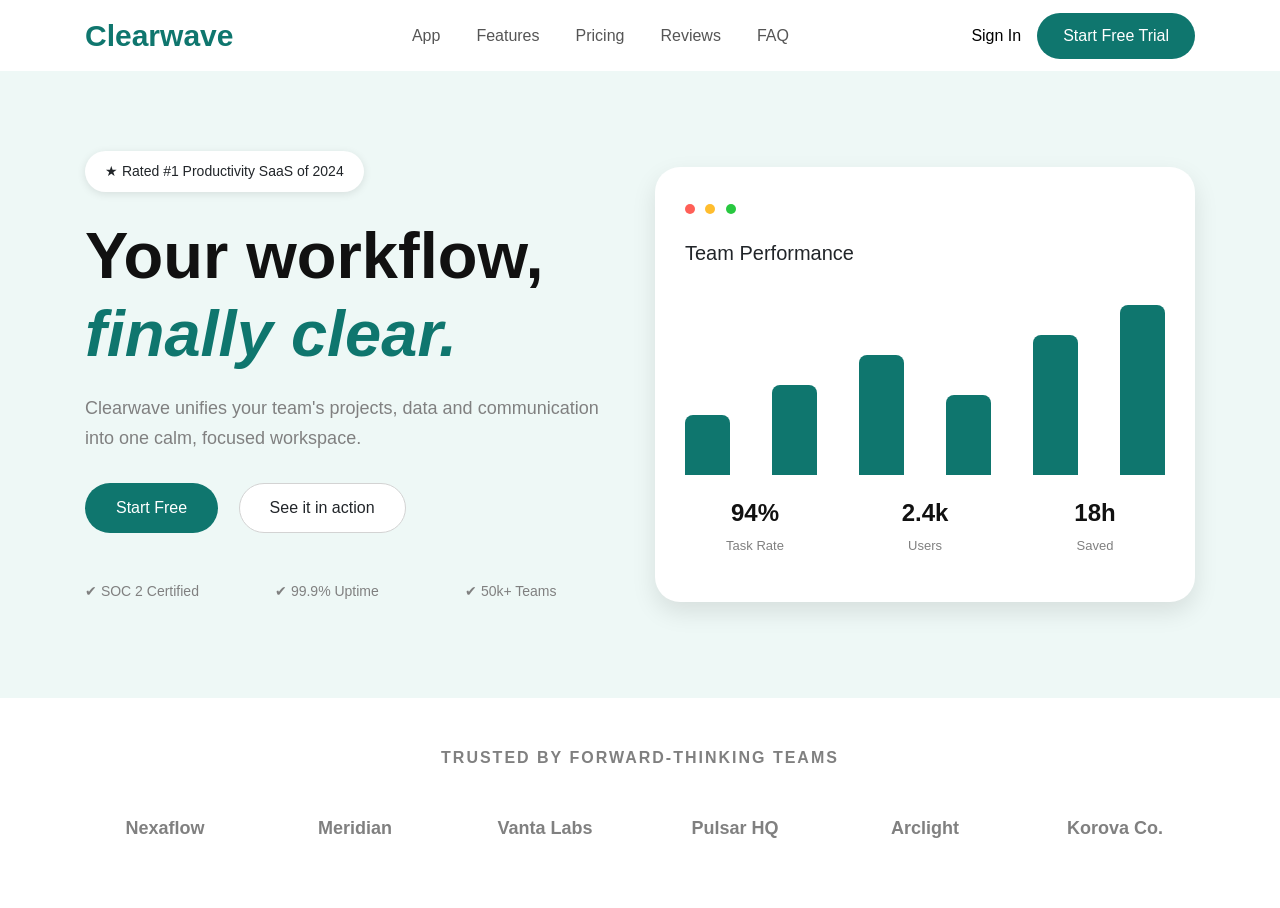
<file: first.html>
<!DOCTYPE html>
<html lang="en">

<head>

    <meta charset="UTF-8">
    <meta name="viewport" content="width=device-width, initial-scale=1.0">

    <title>Clearwave</title>

    <link rel="stylesheet" href="https://stackpath.bootstrapcdn.com/bootstrap/4.5.2/css/bootstrap.min.css">

    <link rel="stylesheet" href="first.css">

</head>

<body>

    <div>

    <nav class="navbar navbar-expand-lg navbar-light bg-white">

        <div class="container">

            <a class="navbar-brand logo" href="#">Clearwave</a>

            <button class="navbar-toggler" type="button" data-toggle="collapse" data-target="#navbarNav">

                <span class="navbar-toggler-icon"></span>

            </button>

            <div class="collapse navbar-collapse" id="navbarNav">

                <ul class="navbar-nav mx-auto">

                    <li class="nav-item">
                        <a class="nav-link" href="#">App</a>
                    </li>

                    <li class="nav-item">
                        <a class="nav-link" href="#">Features</a>
                    </li>

                    <li class="nav-item">
                        <a class="nav-link" href="#">Pricing</a>
                    </li>

                    <li class="nav-item">
                        <a class="nav-link" href="#">Reviews</a>
                    </li>

                    <li class="nav-item">
                        <a class="nav-link" href="#">FAQ</a>
                    </li>

                </ul>

                <a href="#" class="mr-3 signin">Sign In</a>

                <button class="btn trial-btn">
                    Start Free Trial
                </button>

            </div>

        </div>

    </nav>
</div>
    

    <section class="hero-section">

        <div class="container">

            <div class="row align-items-center">

                

                <div class="col-lg-6">

                    <div class="badge-box">

                        ★ Rated #1 Productivity SaaS of 2024

                    </div>

                    <h1 class="main-heading">

                        Your workflow,

                        <br>

                        <span>finally clear.</span>

                    </h1>

                    <p class="description">

                        Clearwave unifies your team's projects,
                        data and communication into one calm,
                        focused workspace.

                    </p>

                    <button class="btn start-btn">

                        Start Free

                    </button>

                    <button class="btn demo-btn ml-3">

                        See it in action

                    </button>

                    <div class="row mt-5">

                        <div class="col-4">

                            <p class="small-text">

                                ✔ SOC 2 Certified

                            </p>

                        </div>

                        <div class="col-4">

                            <p class="small-text">

                                ✔ 99.9% Uptime

                            </p>

                        </div>

                        <div class="col-4">

                            <p class="small-text">

                                ✔ 50k+ Teams

                            </p>

                        </div>

                    </div>

                </div>

                

                <div class="col-lg-6">

                    <div class="dashboard-card">

                        <div class="top-dots">

                            <span class="dot red"></span>

                            <span class="dot yellow"></span>

                            <span class="dot green"></span>

                        </div>

                        <h5>

                            Team Performance

                        </h5>

                        <div class="graph-box">

                            <div class="bar b1"></div>

                            <div class="bar b2"></div>

                            <div class="bar b3"></div>

                            <div class="bar b4"></div>

                            <div class="bar b5"></div>

                            <div class="bar b6"></div>

                        </div>

                        <div class="row mt-4 text-center">

                            <div class="col">

                                <h4>94%</h4>

                                <p>Task Rate</p>

                            </div>

                            <div class="col">

                                <h4>2.4k</h4>

                                <p>Users</p>

                            </div>

                            <div class="col">

                                <h4>18h</h4>

                                <p>Saved</p>

                            </div>

                        </div>

                    </div>

                </div>

            </div>

        </div>

    </section>

   

    <section class="company-section">

        <div class="container">

            <h6 class="text-center mb-5">

                TRUSTED BY FORWARD-THINKING TEAMS

            </h6>

            <div class="row text-center">

                <div class="col-md-2 col-6 mb-3">

                    Nexaflow

                </div>

                <div class="col-md-2 col-6 mb-3">

                     Meridian

                </div>

                <div class="col-md-2 col-6 mb-3">

                     Vanta Labs

                </div>

                <div class="col-md-2 col-6 mb-3">

                     Pulsar HQ

                </div>

                <div class="col-md-2 col-6 mb-3">

                    Arclight

                </div>

                <div class="col-md-2 col-6 mb-3">

                     Korova Co.

                </div>

            </div>

        </div>

    </section>

    <script src="https://code.jquery.com/jquery-3.5.1.slim.min.js"></script>

    <script src="https://cdn.jsdelivr.net/npm/popper.js@1.16.1/dist/umd/popper.min.js"></script>

    <script src="https://stackpath.bootstrapcdn.com/bootstrap/4.5.2/js/bootstrap.min.js"></script>

</body>

</html>
</file>
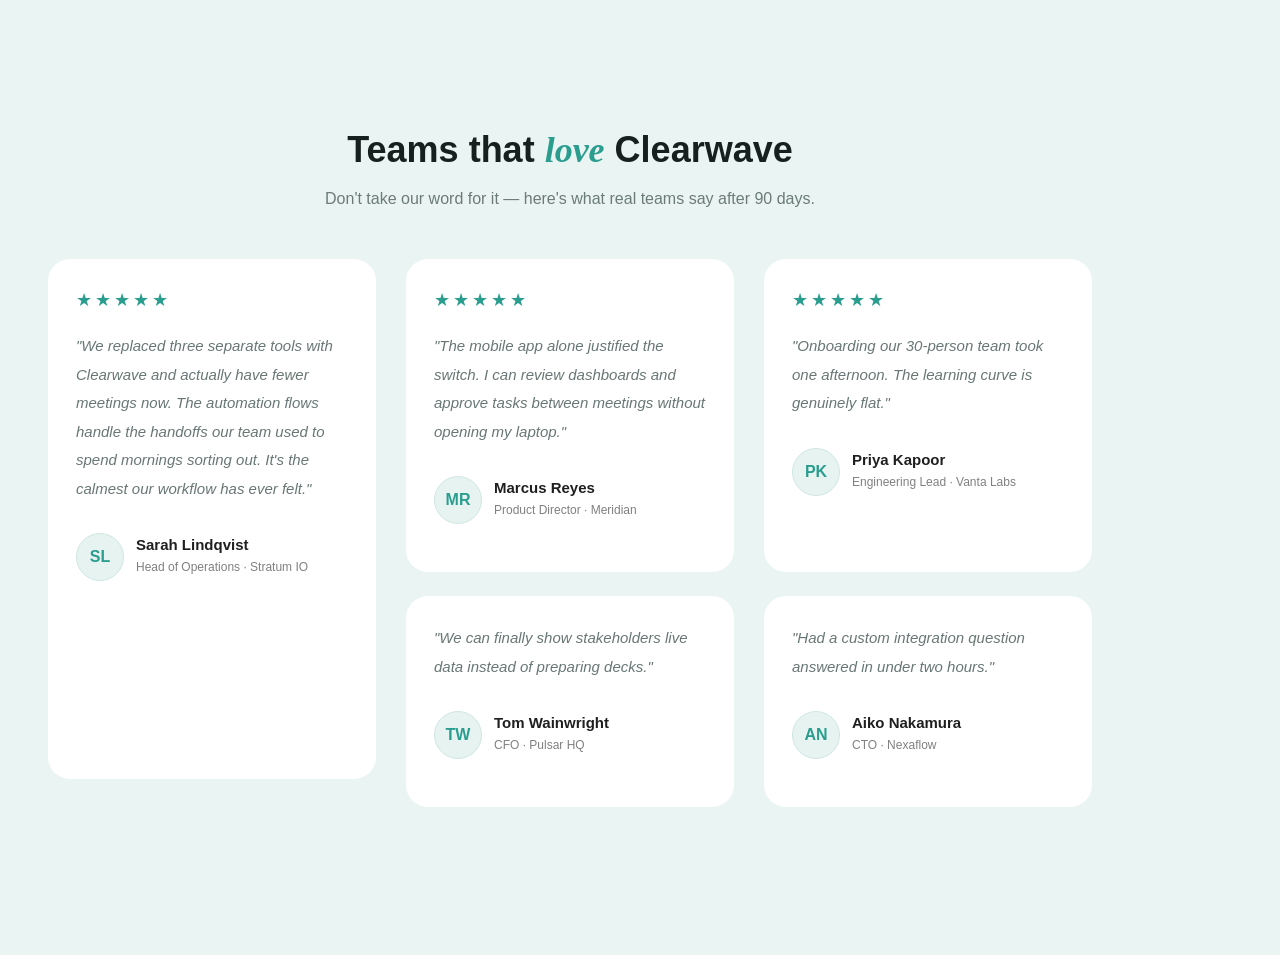
<file: five.html>
<!DOCTYPE html>
<html lang="en">

<head>
    <meta charset="UTF-8">
    <meta name="viewport" content="width=device-width, initial-scale=1.0">
    <title></title>

    <link rel="stylesheet" href="https://stackpath.bootstrapcdn.com/bootstrap/4.5.2/css/bootstrap.min.css">

    <link rel="stylesheet" href="five.css">

    <link rel="stylesheet" href="https://cdnjs.cloudflare.com/ajax/libs/font-awesome/6.6.0/css/all.min.css">
</head>

<body>
    <div class="main">
        <div class="container background p-5">
            <div class="text-center mb-5">
                <h1 class="main-heading">
                    Teams that <span class="edit">love</span> Clearwave
                </h1>
                <p class="paragraph-1">
                    Don't take our word for it — here's what real teams say after 90 days.
                </p>
            </div>

            <div class="row">
                <div class="col-md-4">
                    <div class="review-card large-card">
                        <div class="stars">
                            ★★★★★
                        </div>
                        <p class="review-text">
                            "We replaced three separate tools with Clearwave and actually have
                            fewer meetings now. The automation flows handle the handoffs our team
                            used to spend mornings sorting out. It's the calmest our workflow has
                            ever felt."
                        </p>
                        <div class="profile d-flex align-items-center">
                            <div class="profile-one">
                                SL
                            </div>
                            <div>
                                <h6>Sarah Lindqvist</h6>
                                <small>Head of Operations · Stratum IO</small>
                            </div>
                        </div>
                    </div>
                </div>

                <div class="col-md-8">
                    <div class="row">
                        <div class="col-md-6">
                            <div class="review-card">
                                <div class="stars">
                                    ★★★★★
                                </div>
                                <p class="review-text">
                                    "The mobile app alone justified the switch.
                                    I can review dashboards and approve tasks between
                                    meetings without opening my laptop."
                                </p>
                                <div class="profile d-flex align-items-center">
                                    <div class="profile-one">
                                        MR
                                    </div>
                                    <div>
                                        <h6>Marcus Reyes</h6>
                                        <small>Product Director · Meridian</small>
                                    </div>
                                </div>
                            </div>
                        </div>

                        <div class="col-md-6">
                            <div class="review-card">
                                <div class="stars">
                                    ★★★★★
                                </div>
                                <p class="review-text">
                                    "Onboarding our 30-person team took one afternoon.
                                    The learning curve is genuinely flat."
                                </p>
                                <div class="profile d-flex align-items-center">
                                    <div class="profile-one">
                                        PK
                                    </div>
                                    <div>
                                        <h6>Priya Kapoor</h6>
                                        <small>Engineering Lead · Vanta Labs</small>
                                    </div>
                                </div>
                            </div>
                        </div>
                    </div>

                    <div class="row mt-4">
                        <div class="col-md-6">
                            <div class="review-card">
                                <p class="review-text">
                                    "We can finally show stakeholders live data
                                    instead of preparing decks."
                                </p>
                                <div class="profile d-flex align-items-center">
                                    <div class="profile-one">
                                        TW
                                    </div>
                                    <div>
                                        <h6>Tom Wainwright</h6>
                                        <small>CFO · Pulsar HQ</small>
                                    </div>
                                </div>
                            </div>
                        </div>
                        <div class="col-md-6">
                            <div class="review-card">
                                <p class="review-text">
                                    "Had a custom integration question answered
                                    in under two hours."
                                </p>
                                <div class="profile d-flex align-items-center">
                                    <div class="profile-one">
                                        AN
                                    </div>
                                    <div>
                                        <h6>Aiko Nakamura</h6>
                                        <small>CTO · Nexaflow</small>
                                    </div>
                                </div>
                            </div>
                        </div>
                    </div>
                </div>
            </div>
        </div>
    </div>
</body>

</html>
</file>
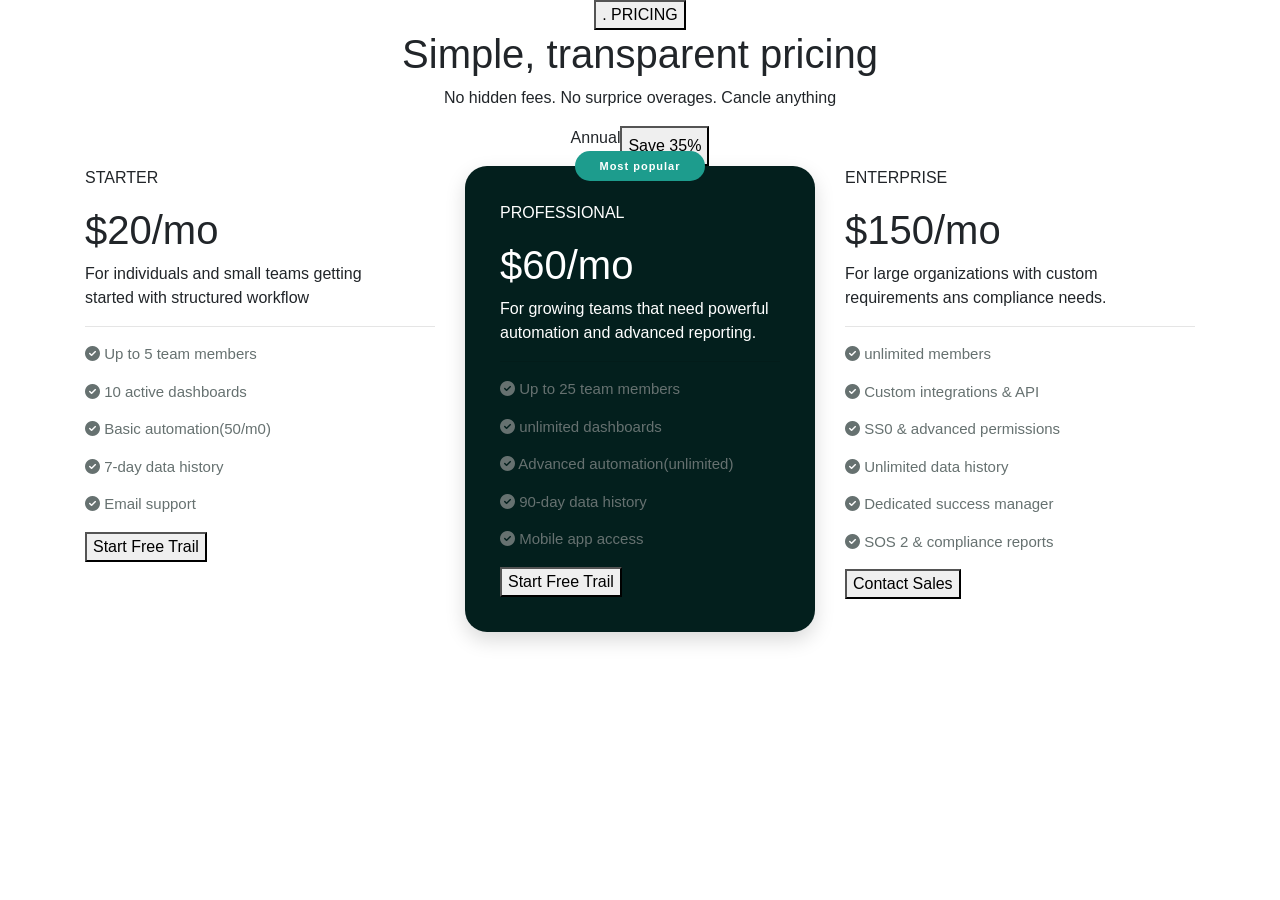
<file: fourth-template.html>
<!DOCTYPE html>
<html lang="en">
    <head>
        <meta charset="UTF-8">
    <meta name="viewport" content="width=device-width, initial-scale=1.0">
    <title></title>
    <link rel="stylesheet" href="https://stackpath.bootstrapcdn.com/bootstrap/4.5.2/css/bootstrap.min.css">
    <link rel="stylesheet" href="fourth-template.css">
    <link rel="stylesheet" href="https://cdnjs.cloudflare.com/ajax/libs/font-awesome/6.6.0/css/all.min.css">
    </head>
    <body>
        <div class="container bg-container">
            <div class="main text-center ">
                <button class="button-1">. PRICING</button>
                <h1 class="main-heading">Simple, <span class="edit">transparent</span> pricing</h1>
                <p class="para">No hidden fees. No surprice overages. Cancle anything</p>
                <div class="d-flex justify-content-center">
                    <p class="para">Annual</p>
                    <button class="button-2">Save 35%</button>
                </div>
            </div>
            <div class="row">
                <div class="col-4">
                    <div class="card-container">
                        <p>STARTER</p>
                        <h1><span>$</span>20<span>/mo</span></h1>
                        <p>For individuals and small teams getting <br>
                        started with structured workflow</p>
                        <hr class="line">
                        <ul>
                        <li>
                            <i class="fa-solid fa-circle-check"></i>
                            Up to 5 team members
                        </li>
                        <li>
                            <i class="fa-solid fa-circle-check"></i>
                            10 active dashboards
                        </li>
                        <li>
                            <i class="fa-solid fa-circle-check"></i>
                            Basic automation(50/m0)
                        </li>
                        <li>
                            <i class="fa-solid fa-circle-check"></i>
                            7-day data history
                        </li>
                        <li>
                            <i class="fa-solid fa-circle-check"></i>
                            Email support
                        </li>
                    </ul>
                    <button class="button-3">Start Free Trail</button>
                    </div>
                </div>
                <div class="col-4">
                    <div class="card-container-1">
                        <button class="popular-button">Most popular</button>
                        <p>PROFESSIONAL</p>
                        <h1><span>$</span>60<span>/mo</span></h1>
                        <p>For growing teams that need powerful <br>
                        automation and advanced reporting.</p>
                        <hr class="line">
                         <ul>
                        <li>
                            <i class="fa-solid fa-circle-check"></i>
                            Up to 25 team members
                        </li>
                        <li>
                            <i class="fa-solid fa-circle-check"></i>
                            unlimited dashboards
                        </li>
                        <li>
                            <i class="fa-solid fa-circle-check"></i>
                            Advanced automation(unlimited)
                        </li>
                        <li>
                            <i class="fa-solid fa-circle-check"></i>
                            90-day data history
                        </li>
                        <li>
                            <i class="fa-solid fa-circle-check"></i>
                            Mobile app access
                        </li>
                    </ul>
                      <button class="button-4 button-3">Start Free Trail</button>
                    </div>
                </div>
                <div class="col-4">
                    <div class="card-container">
                        <p>ENTERPRISE</p>
                        <h1><span>$</span>150<span>/mo</span></h1>
                        <p>For large organizations with custom <br>
                        requirements ans compliance needs.</p>
                        <hr class="line">
                        <ul>
                        <li>
                            <i class="fa-solid fa-circle-check"></i>
                            unlimited members
                        </li>
                        <li>
                            <i class="fa-solid fa-circle-check"></i>
                            Custom integrations & API
                        </li>
                        <li>
                            <i class="fa-solid fa-circle-check"></i>
                            SS0 & advanced permissions
                        </li>
                        <li>
                            <i class="fa-solid fa-circle-check"></i>
                            Unlimited data history
                        </li>
                        <li>
                            <i class="fa-solid fa-circle-check"></i>
                            Dedicated success manager
                        </li>
                        <li>
                            <i class="fa-solid fa-circle-check"></i>
                            SOS 2 & compliance reports
                        </li>
                    </ul>
                    <button class="button-3">Contact Sales</button>
                    </div>
                </div>
            </div>
        </div>
    </body>
</html>
</file>
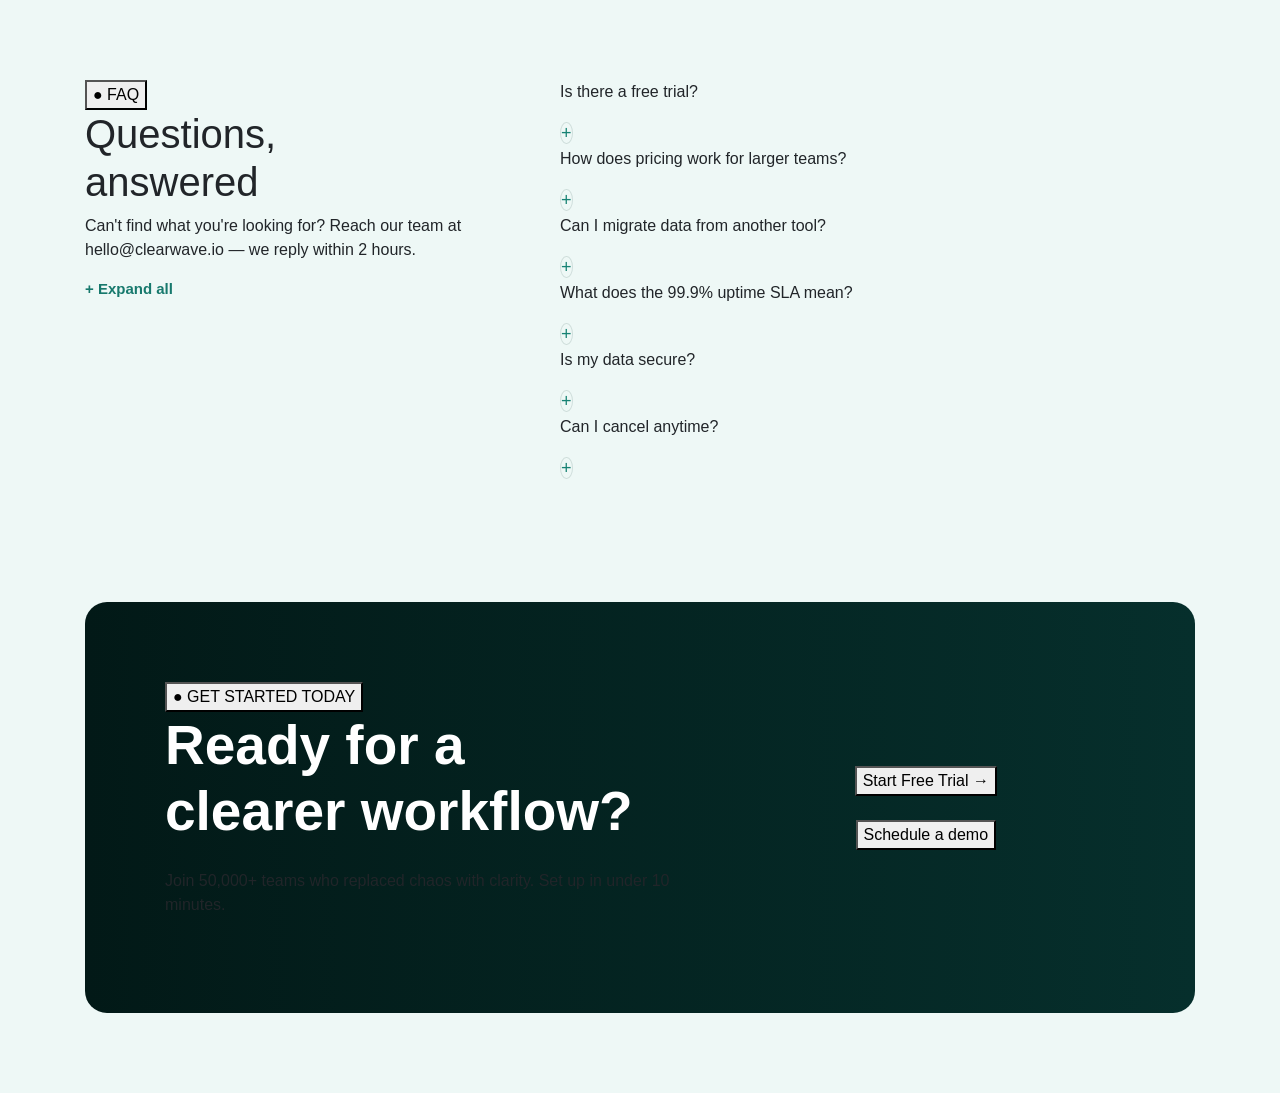
<file: seventh-template.html>
<!DOCTYPE html>
<html lang="en">

<head>
    <meta charset="UTF-8">
    <meta name="viewport" content="width=device-width, initial-scale=1.0">
    <title></title>

    <link rel="stylesheet" href="https://stackpath.bootstrapcdn.com/bootstrap/4.5.2/css/bootstrap.min.css">

    <link rel="stylesheet" href="seventh-template.css">

    <link rel="stylesheet" href="https://cdnjs.cloudflare.com/ajax/libs/font-awesome/6.6.0/css/all.min.css">
</head>

<body>

    <div class="bg-container">

        <div class="container">

            <div class="row">

                <div class="col-5">

                    <button class="button-1">
                        ● FAQ
                    </button>

                    <h1 class="main-heading">
                        Questions,<br>
                        <span class="edit">answered</span>
                    </h1>

                    <p class="description">
                        Can't find what you're looking for?
                        Reach our team at
                        hello@clearwave.io —
                        we reply within 2 hours.
                    </p>

                    <p class="expand">
                        + Expand all
                    </p>

                </div>

                <div class="col-7">

                    <div class="para">
                        <p>Is there a free trial?</p>
                        <span class="plus">+</span>
                    </div>

                    <div class="para">
                        <p>How does pricing work for larger teams?</p>
                        <span class="plus">+</span>
                    </div>

                    <div class="para">
                        <p>Can I migrate data from another tool?</p>
                        <span class="plus">+</span>
                    </div>

                    <div class="para">
                        <p>What does the 99.9% uptime SLA mean?</p>
                        <span class="plus">+</span>
                    </div>

                    <div class="para">
                        <p>Is my data secure?</p>
                        <span class="plus">+</span>
                    </div>

                    <div class="para">
                        <p>Can I cancel anytime?</p>
                        <span class="plus">+</span>
                    </div>

                </div>

            </div>

            <div class="bottom-card">

                <div class="row align-items-center">

                    <div class="col-7">

                        <button class="bottom
                        -card-button">
                            ● GET STARTED TODAY
                        </button>

                        <h1 class="bottom-card-heading">
                            Ready for a <br>
                            <span class="edit">clearer workflow?</span>
                        </h1>

                        <p class="text">
                            Join 50,000+ teams who replaced chaos with
                            clarity. Set up in under 10 minutes.
                        </p>

                    </div>

                    <div class="col-5 text-center">

                        <button class="start-btn">
                            Start Free Trial →
                        </button>

                        <br><br>

                        <button class="demo-btn">
                            Schedule a demo
                        </button>

                    </div>

                </div>

            </div>

        </div>

    </div>

</body>

</html>
</file>
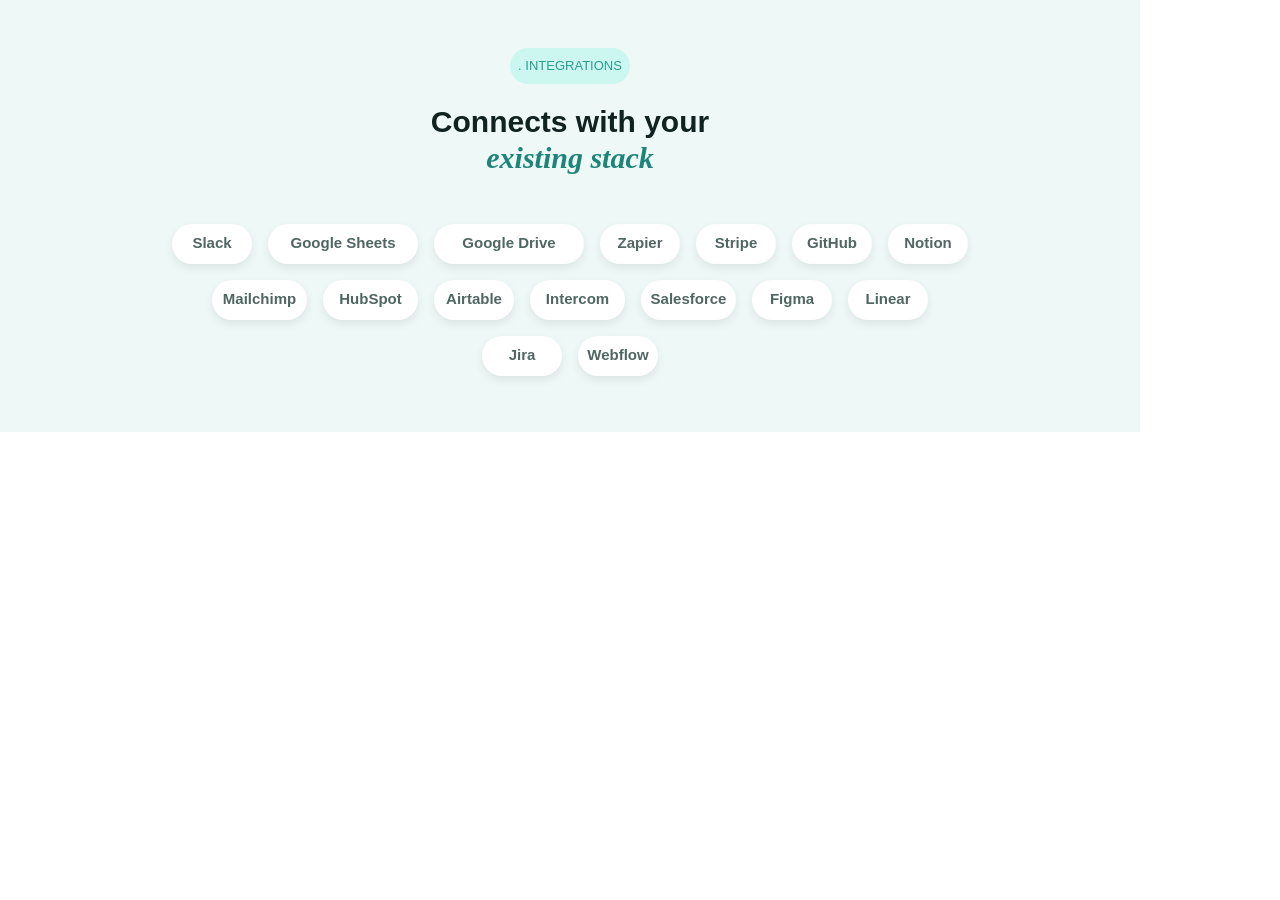
<file: six.html>
<!DOCTYPE html>
<html lang="en">

<head>
    <meta charset="UTF-8">
    <meta name="viewport" content="width=device-width, initial-scale=1.0">
    <title></title>

    <link rel="stylesheet" href="https://stackpath.bootstrapcdn.com/bootstrap/4.5.2/css/bootstrap.min.css">

    <link rel="stylesheet" href="six.css">

    <link rel="stylesheet" href="https://cdnjs.cloudflare.com/ajax/libs/font-awesome/6.6.0/css/all.min.css">
</head>

<body>
    <div class="container bg-color p-5">
        <div class="text-center">
            <button class="button-1">. INTEGRATIONS</button>
            <h1 class="main-heading">Connects with your <br> <span class="edit">existing stack</span></h1>

        </div>
        <div class="d-flex flex-row justify-content-center">
            <button class="button-2 ">Slack</button>
            <button class="button-2 button-3">Google Sheets</button>
            <button class="button-2 button-3">Google Drive</button>
            <button class="button-2">Zapier</button>
            <button class="button-2">Stripe</button>
            <button class="button-2">GitHub</button>
            <button class="button-2">Notion</button>
        </div>

        <div class="d-flex flex-row justify-content-center">
            <button class="button-2 button-4">Mailchimp</button>
            <button class="button-2 button-4">HubSpot</button>
            <button class="button-2">Airtable</button>
            <button class="button-2 button-4">Intercom</button>
            <button class="button-2 button-4">Salesforce</button>
            <button class="button-2">Figma</button>
            <button class="button-2">Linear</button>
        </div>
        <div class="d-flex flex-row justify-content-center">
            <button class="button-2">Jira</button>
            <button class="button-2">Webflow</button>
        </div>
        <div>
        </div>
    </div>
</body>

</html>
</file>
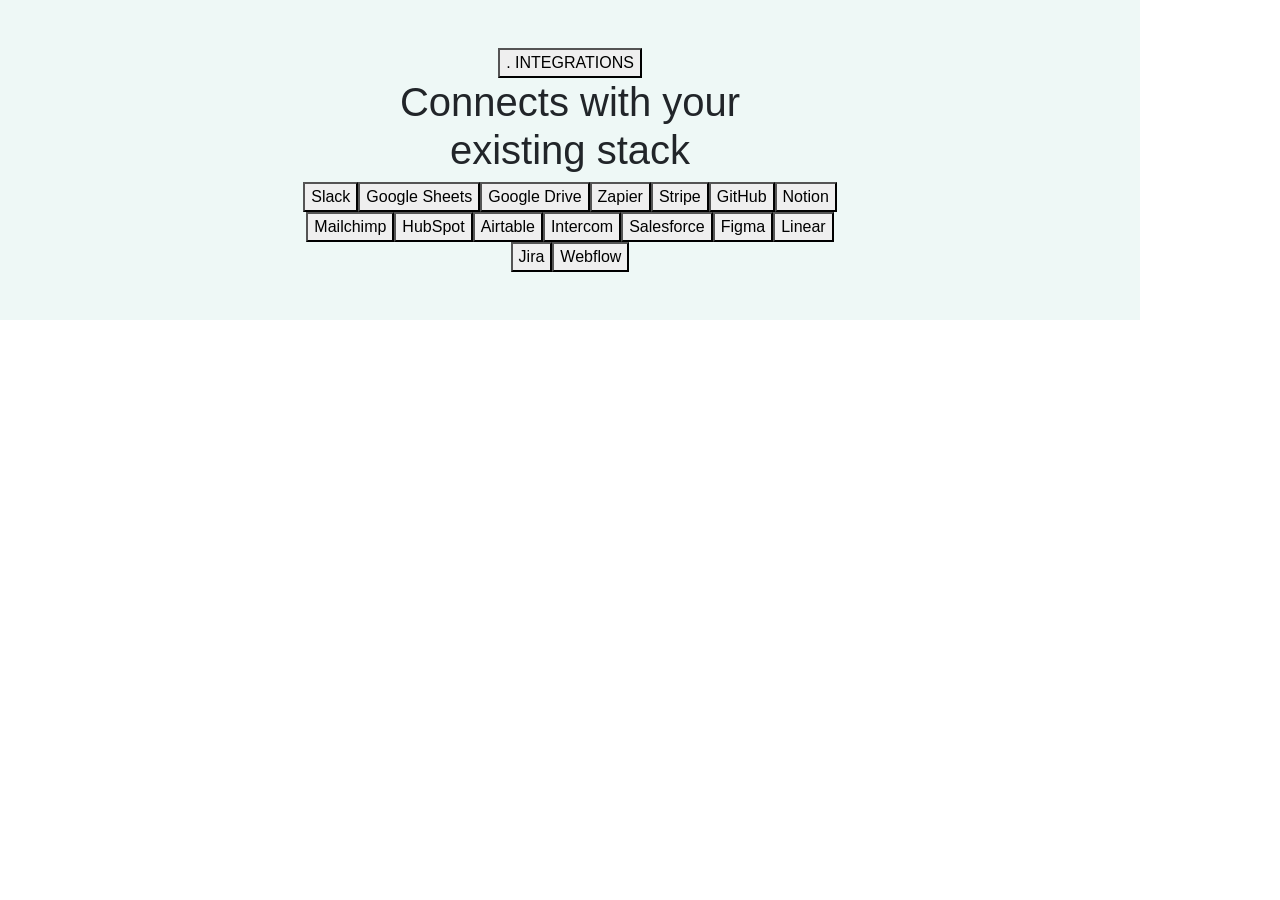
<file: sixth-template.html>
<!DOCTYPE html>
<html lang="en">

<head>
    <meta charset="UTF-8">
    <meta name="viewport" content="width=device-width, initial-scale=1.0">
    <title></title>

    <link rel="stylesheet" href="https://stackpath.bootstrapcdn.com/bootstrap/4.5.2/css/bootstrap.min.css">

    <link rel="stylesheet" href="sixth-template.css">

    <link rel="stylesheet" href="https://cdnjs.cloudflare.com/ajax/libs/font-awesome/6.6.0/css/all.min.css">
</head>

<body>
    <div class="container bg-color p-5">
        <div class="text-center">
            <button class="button-1">. INTEGRATIONS</button>
            <h1 class="main-heading">Connects with your <br> <span class="edit">existing stack</span></h1>

        </div>
        <div class="d-flex flex-row justify-content-center">
            <button class="button-2 ">Slack</button>
            <button class="button-2 button-3">Google Sheets</button>
            <button class="button-2 button-3">Google Drive</button>
            <button class="button-2">Zapier</button>
            <button class="button-2">Stripe</button>
            <button class="button-2">GitHub</button>
            <button class="button-2">Notion</button>
        </div>

        <div class="d-flex flex-row justify-content-center">
            <button class="button-2 button-4">Mailchimp</button>
            <button class="button-2 button-4">HubSpot</button>
            <button class="button-2">Airtable</button>
            <button class="button-2 button-4">Intercom</button>
            <button class="button-2 button-4">Salesforce</button>
            <button class="button-2">Figma</button>
            <button class="button-2">Linear</button>
        </div>
        <div class="d-flex flex-row justify-content-center">
            <button class="button-2">Jira</button>
            <button class="button-2">Webflow</button>
        </div>
        <div>
        </div>
    </div>
</body>

</html>
</file>
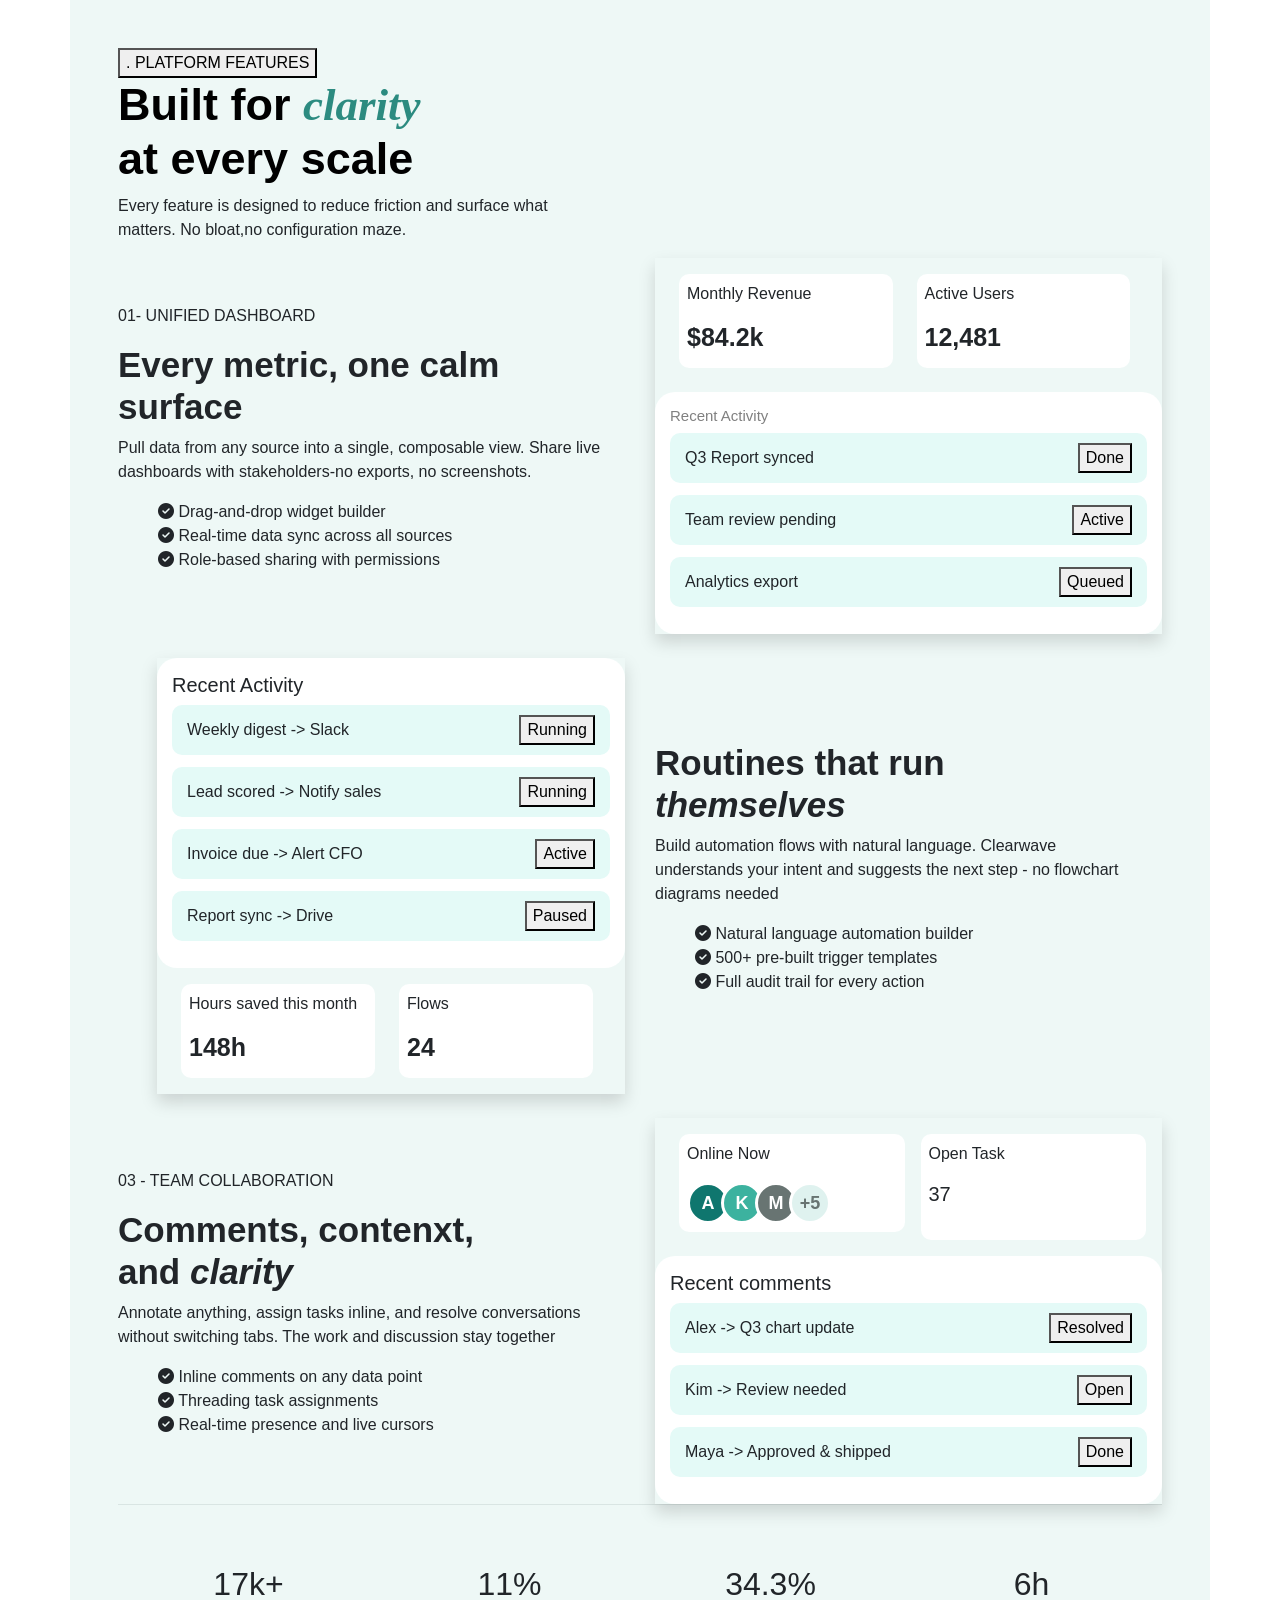
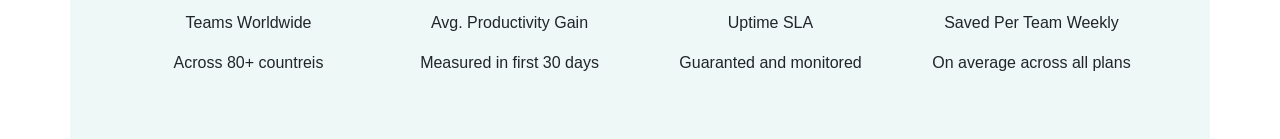
<file: third-template.html>
<!DOCTYPE html>
<html lang="en">

<head>
    <meta charset="UTF-8">
    <meta name="viewport" content="width=device-width, initial-scale=1.0">

    <title></title>

    <link rel="stylesheet" href="https://stackpath.bootstrapcdn.com/bootstrap/4.5.2/css/bootstrap.min.css">

    <link rel="stylesheet" href="third-template.css">
    <link rel="stylesheet" href="https://cdnjs.cloudflare.com/ajax/libs/font-awesome/6.6.0/css/all.min.css">
</head>

<body>
    <div class="container bg-color p-5">
        <div class="main">
            <button class="button-1"><span class="dot">.</span> PLATFORM FEATURES</button>
            <h1 class="heading-1">Built for <span class="design">clarity</span> <br> at every scale</h1>
            <p class="paragraph-1">Every feature is designed to reduce friction and surface
                what <br>matters. No bloat,no configuration maze.
            </p>
        </div>
        <div class="row">
            <div class="col-6 d-flex flex-column justify-content-center">
                <div>
                    <p class="para">01- UNIFIED DASHBOARD</p>
                    <h1 class="heading-2">Every metric, one calm surface</h1>
                    <p class="paragraph-1">Pull data from any source into a single, composable view.
                        Share live dashboards with stakeholders-no exports, no screenshots.
                    </p>
                    <ul>
                        <li>
                            <i class="fa-solid fa-circle-check"></i>
                            Drag-and-drop widget builder
                        </li>
                        <li>
                            <i class="fa-solid fa-circle-check"></i>
                            Real-time data sync across all sources
                        </li>
                        <li>
                            <i class="fa-solid fa-circle-check"></i>
                            Role-based sharing with permissions
                        </li>
                    </ul>
                </div>
            </div>
            <div class="col-6">
                <div class="card-container shadow">
                    <div class="d-flex flex-row p-3">
                        <div class="card-container-one mr-3 ml-2 p-2">
                            <p class="paragraph-1">Monthly Revenue</p>
                            <h1 class="paragraph-3">$84.2k</h1>
                            <div class="line"></div>
                        </div>
                        <div class="card-container-one mr-3 ml-2 p-2">
                            <p class="paragraph-1">Active Users</p>
                            <h1 class="paragraph-3">12,481</h1>
                            <div class="line"></div>
                        </div>
                    </div>
                    <div class="bottom  mt-2">
                        <h5 class="recent">Recent Activity</h5>
                        <div class="item">
                            <span>Q3 Report synced</span>

                            <button class="button-3">Done</button>
                        </div>
                        <div class="item">
                            <span>Team review pending</span>
                            <button class="button-3">Active</button>
                        </div>
                        <div class="item">
                            <span>Analytics export</span>
                            <button class="button-4">Queued</button>
                        </div>
                    </div>
                </div>
            </div>
        </div>
        <div class="row m-4">
            <div class="col-6">
                <div class="card-container shadow">
                    <div class="bottom">
                        <h5>Recent Activity</h5>
                        <div class="item">
                            <span>Weekly digest -> Slack</span>
                            <button class="button-3">Running</button>
                        </div>
                        <div class="item">
                            <span>Lead scored -> Notify sales</span>
                            <button class="button-3">Running</button>
                        </div>
                        <div class="item">
                            <span>Invoice due -> Alert CFO</span>
                            <button class="button-3">Active</button>
                        </div>
                        <div class="item">
                            <span>Report sync -> Drive</span>
                            <button class="button-4">Paused</button>
                        </div>
                    </div>
                    <div class="d-flex flex-row p-3">
                        <div class="card-container-one mr-3 ml-2 p-2">
                            <p class="paragraph-1">Hours saved this month</p>
                            <h1 class="paragraph-3">148h</h1>
                            <div class="line"></div>
                        </div>
                        <div class="card-container-one mr-3 ml-2 p-2">
                            <p class="paragraph-1">Flows</p>
                            <h1 class="paragraph-3">24</h1>
                        </div>
                    </div>
                </div>
            </div>
            <div class="col-6 d-flex flex-column justify-content-center">
                <div>
                    <h1 class="heading-2">Routines that run <br> <span class="curve">themselves</span></h1>
                    <p class="paragraph-1">Build automation flows with natural language. Clearwave <br>
                        understands your intent and suggests the next step - no flowchart <br>
                        diagrams needed
                    </p>
                    <ul>
                        <li>
                            <i class="fa-solid fa-circle-check"></i>
                            Natural language automation builder
                        </li>
                        <li>
                            <i class="fa-solid fa-circle-check"></i>
                            500+ pre-built trigger templates
                        </li>
                        <li>
                            <i class="fa-solid fa-circle-check"></i>
                            Full audit trail for every action
                        </li>
                    </ul>
                </div>
            </div>
        </div>
        <div class="row">
            <div class="col-6 d-flex flex-column justify-content-center">
                <div>
                    <p class="para ">03 - TEAM COLLABORATION</p>
                    <h1 class="heading-2">Comments, contenxt, <br> and <span class="curve">clarity</span></h1>
                    <p class="paragraph-1">Annotate anything, assign tasks inline, and resolve conversations <br>
                        without switching tabs. The work and discussion stay together
                    </p>
                    <ul>
                        <li>
                            <i class="fa-solid fa-circle-check"></i>
                            Inline comments on any data point
                        </li>
                        <li>
                            <i class="fa-solid fa-circle-check"></i>
                            Threading task assignments
                        </li>
                        <li>
                            <i class="fa-solid fa-circle-check"></i>
                            Real-time presence and live cursors
                        </li>
                    </ul>
                </div>
            </div>
            <div class="col-6">
                <div class="card-container shadow">
                    <div class="d-flex flex-row p-3">
                        <div class="card-container-one mr-3 ml-2 mb-2">
                            <p>Online Now</p>
                            <div class="online-users">
                                <span class="user-circle user1">A</span>
                                <span class="user-circle user2">K</span>
                                <span class="user-circle user3">M</span>
                                <span class="user-circle user4">+5</span>
                            </div>
                        </div>
                        <div class="card-container-one">
                            <p>Open Task</p>
                            <h5>37</h5>
                        </div>
                    </div>
                    <div class="bottom">
                        <h5>Recent comments</h5>
                        <div class="item">
                            <span>Alex -> Q3 chart update</span>
                            <button class="button-3">Resolved</button>
                        </div>
                        <div class="item">
                            <span>Kim -> Review needed</span>
                            <button class="button-3">Open</button>
                        </div>
                        <div class="item">
                            <span>Maya -> Approved & shipped</span>
                            <button class="button-3">Done</button>
                        </div>
                    </div>
                </div>
            </div>
        </div>
        <div class="last">
            <div class="stat">
                <h2>17<span class="para">k+</span></h2>
                <p class="down">Teams Worldwide</p>
                <p>Across 80+ countreis</p>
            </div>
            <div class="stat">
                <h2>11<span class="para">%</span></h2>
                <p>Avg. Productivity Gain</p>
                <p>Measured in first 30 days</p>
            </div>
            <div class="stat">
                <h2>34.3<span class="para">%</span></h2>
                <p>Uptime SLA</p>
                <p>Guaranted and monitored</p>
            </div>
            <div class="stat">
                <h2>6<span class="para">h</span></h2>
                <p>Saved Per Team Weekly</p>
                <p>On average across all plans</p>
            </div>
        </div>
    </div>
</body>

</html>
</file>
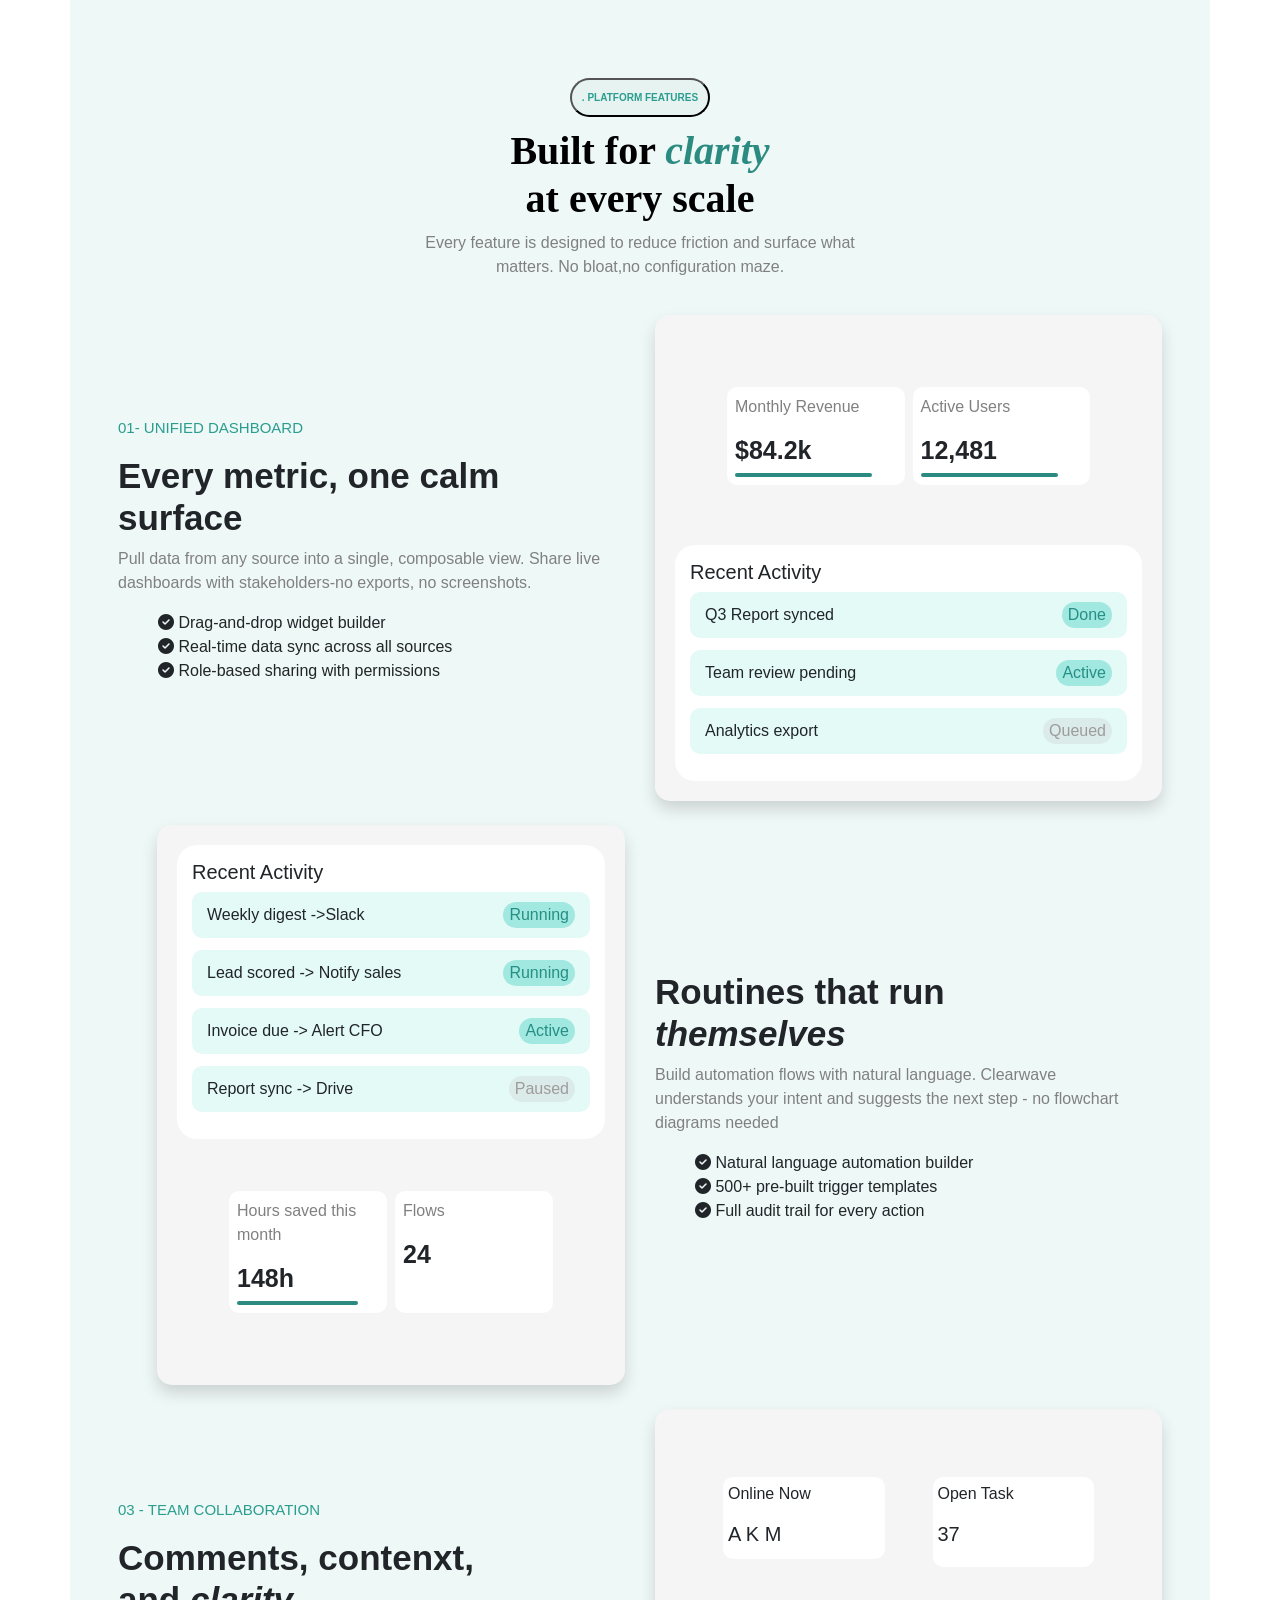
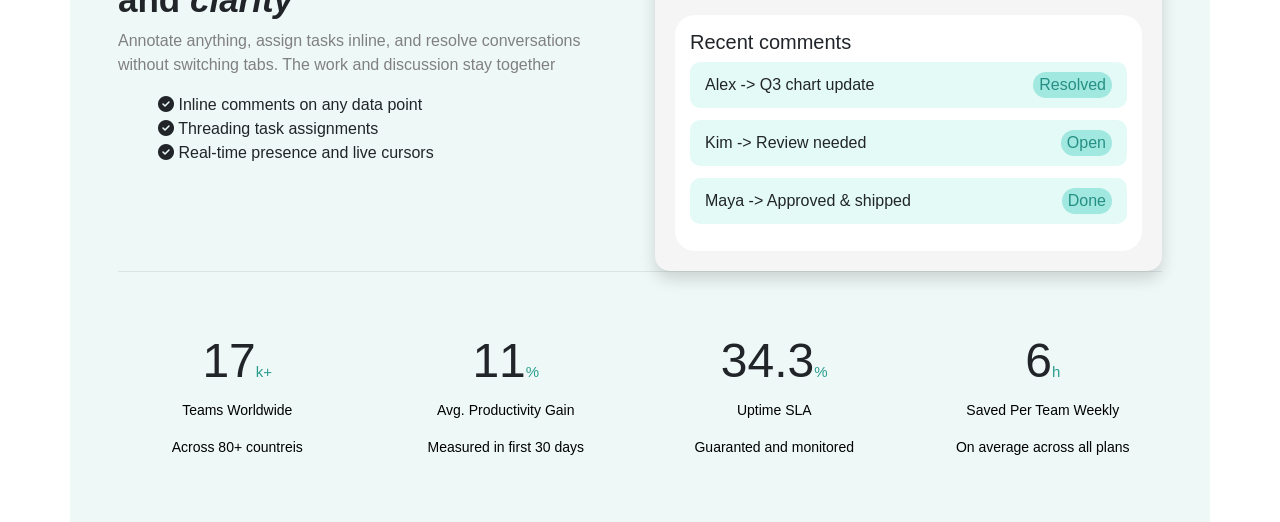
<file: third.html>
<!DOCTYPE html>
<html>
<!DOCTYPE html>
<html lang="en">

<head>
    <meta charset="UTF-8">
    <meta name="viewport" content="width=device-width, initial-scale=1.0">

    <title></title>

    <link rel="stylesheet" href="https://stackpath.bootstrapcdn.com/bootstrap/4.5.2/css/bootstrap.min.css">

    <link rel="stylesheet" href="third.css">
    <link rel="stylesheet" href="https://cdnjs.cloudflare.com/ajax/libs/font-awesome/6.6.0/css/all.min.css">
</head>

<body>
    <div class="container bg-color p-5">
        <div class="main">
            <button class="button-1"><span class="dot">.</span> PLATFORM FEATURES</button>
            <h1 class="heading-1">Built for <span class="design">clarity</span> <br> at every scale</h1>
            <p class="paragraph-1">Every feature is designed to reduce friction and surface
                what <br>matters. No bloat,no configuration maze.
            </p>
        </div>
        <div class="row">
            <div class="col-6 d-flex flex-column justify-content-center">
                <div>
                    <p class="para">01- UNIFIED DASHBOARD</p>
                    <h1 class="heading-2">Every metric, one calm surface</h1>
                    <p class="paragraph-1">Pull data from any source into a single, composable view.
                        Share live dashboards with stakeholders-no exports, no screenshots.
                    </p>
                    <ul>
                        <li>
                            <i class="fa-solid fa-circle-check"></i>
                            Drag-and-drop widget builder
                        </li>
                        <li>
                            <i class="fa-solid fa-circle-check"></i>
                            Real-time data sync across all sources
                        </li>
                        <li>
                            <i class="fa-solid fa-circle-check"></i>
                            Role-based sharing with permissions
                        </li>
                    </ul>
                </div>
            </div>
            <div class="col-6">
                <div class="card-container shadow">
                    <div class="d-flex flex-row p-5">
                        <div class="card-container-one m-1 p-2">
                            <p class="paragraph-1">Monthly Revenue</p>
                            <h1 class="paragraph-3">$84.2k</h1>
                            <div class="line"></div>
                        </div>
                        <div class="card-container-one m-1 p-2">
                            <p class="paragraph-1">Active Users</p>
                            <h1 class="paragraph-3">12,481</h1>
                            <div class="line"></div>
                        </div>
                    </div>
                    <div class="bottom  mt-2">
                        <h5>Recent Activity</h5>
                        <div class="item">
                            <span>Q3 Report synced</span>

                            <button class="button-3">Done</button>
                        </div>
                        <div class="item">
                            <span>Team review pending</span>
                            <button class="button-3">Active</button>
                        </div>
                        <div class="item">
                            <span>Analytics export</span>
                            <button class="button-4">Queued</button>
                        </div>
                    </div>
                </div>
            </div>
        </div>
        <div class="row m-4">
            <div class="col-6">
                <div class="card-container shadow">
                    <div class="bottom">
                        <h5>Recent Activity</h5>
                        <div class="item">
                            <span>Weekly digest ->Slack</span>
                            <button class="button-3">Running</button>
                        </div>
                        <div class="item">
                            <span>Lead scored -> Notify sales</span>
                            <button class="button-3">Running</button>
                        </div>
                        <div class="item">
                            <span>Invoice due -> Alert CFO</span>
                            <button class="button-3">Active</button>
                        </div>
                        <div class="item">
                            <span>Report sync -> Drive</span>
                            <button class="button-4">Paused</button>
                        </div>
                    </div>
                    <div class="d-flex flex-row p-5">
                        <div class="card-container-one m-1 p-2">
                            <p class="paragraph-1">Hours saved this month</p>
                            <h1 class="paragraph-3">148h</h1>
                            <div class="line"></div>
                        </div>
                        <div class="card-container-one m-1 p-2">
                            <p class="paragraph-1">Flows</p>
                            <h1 class="paragraph-3">24</h1>
                        </div>
                    </div>
                </div>
            </div>
            <div class="col-6 d-flex flex-column justify-content-center">
                <div>
                    <h1 class="heading-2">Routines that run <br> <span class="curve">themselves</span></h1>
                    <p class="paragraph-1">Build automation flows with natural language. Clearwave <br>
                        understands your intent and suggests the next step - no flowchart <br>
                        diagrams needed
                    </p>
                    <ul>
                        <li>
                            <i class="fa-solid fa-circle-check"></i>
                            Natural language automation builder
                        </li>
                        <li>
                            <i class="fa-solid fa-circle-check"></i>
                            500+ pre-built trigger templates
                        </li>
                        <li>
                            <i class="fa-solid fa-circle-check"></i>
                            Full audit trail for every action
                        </li>
                    </ul>
                </div>
            </div>
        </div>
        <div class="row">
            <div class="col-6 d-flex flex-column justify-content-center">
                <div>
                    <p class="para ">03 - TEAM COLLABORATION</p>
                    <h1 class="heading-2">Comments, contenxt, <br> and <span class="curve">clarity</span></h1>
                    <p class="paragraph-1">Annotate anything, assign tasks inline, and resolve conversations <br>
                        without switching tabs. The work and discussion stay together
                    </p>
                    <ul>
                        <li>
                            <i class="fa-solid fa-circle-check"></i>
                            Inline comments on any data point
                        </li>
                        <li>
                            <i class="fa-solid fa-circle-check"></i>
                            Threading task assignments
                        </li>
                        <li>
                            <i class="fa-solid fa-circle-check"></i>
                            Real-time presence and live cursors
                       </li>
                    </ul>
                </div>
            </div>
            <div class="col-6">
                <div class="card-container shadow">
                    <div class="d-flex flex-row p-5">
                        <div class="card-container-one mr-5 mb-2">
                            <p>Online Now</p>
                            <h5>A K M</h5>
                        </div>
                        <div class="card-container-one">
                            <p>Open Task</p>
                            <h5>37</h5>
                        </div>
                    </div>
                    <div class="bottom">
                        <h5>Recent comments</h5>
                        <div class="item">
                            <span>Alex -> Q3 chart update</span>
                            <button class="button-3">Resolved</button>
                        </div>
                        <div class="item">
                            <span>Kim -> Review needed</span>
                            <button class="button-3">Open</button>
                        </div>
                        <div class="item">
                            <span>Maya -> Approved & shipped</span>
                            <button class="button-3">Done</button>
                        </div>
                    </div>
                </div>
            </div>
        </div>
        <div class="stats">
            <div class="stat">
                <h2>17<span class="para">k+</span></h2>
                <p class="down">Teams Worldwide</p>
                <p>Across 80+ countreis</p>
            </div>
            <div class="stat">
                <h2>11<span class="para">%</span></h2>
                <p>Avg. Productivity Gain</p>
                <p>Measured in first 30 days</p>
            </div>
            <div class="stat">
                <h2>34.3<span class="para">%</span></h2>
                <p>Uptime SLA</p>
                <p>Guaranted and monitored</p>
            </div>
            <div class="stat">
                <h2>6<span class="para">h</span></h2>
                <p>Saved Per Team Weekly</p>
                <p>On average across all plans</p>
            </div>
        </div>
    </div>
</body>
</html>
</file>
<file: first-template.css>
html,
body{
    margin:0;
    padding:0;
    overflow-x:hidden;
}

.container{
    max-width:1200px;
}

.first-bg-color {
    padding:0px;
    font-family: Arial, Helvetica, sans-serif;
    background-color: #eef8f6;
   
}

.bg-nav{
    background-color: #eef8f6;
    padding-top:20px;
    padding-bottom:20px;
}

.nav-logo {
    font-size: 30px;
    font-weight: bold;
    color: #0f766e !important;
}

.nav-link{
    color:#5f6666;
    margin-right:35px;
    font-size:15px;
    font-weight:500;
}

.logo-edit{
    color:black;
}

.signin{
    color:#111;
    text-decoration:none;
    font-size:15px;
    font-weight:500;
    margin-right:20px;
}

.trial-btn{
    background-color:#0f766e;
    color:white;
    border-radius:30px;
    width:170px;
    height:50px;
    border-width:0px;
    font-weight:bold;
}

.hero-section {
    background-color: #eef8f6;
    padding-top: 70px;
    padding-bottom:70px;
}

.badge-box {
    display: inline-block;
    background-color: white;
    padding: 10px 20px;
    border-radius: 25px;
    font-size: 14px;
    margin-bottom: 30px;
    box-shadow: 0px 2px 8px rgba(0,0,0,0.1);
    color:#0f766e;
}

.start-btn:hover {
    color: white;
}

.edit-1{
    color:#0f766e;
    font-weight: bold;
}

.first-main-heading {
    font-size: 50px;
    font-weight: bold;
    color: #112322;
}

.edit-2{
    font-style: italic;
    font-family:"Playfair Display", serif;
}

.first-description{
    color:#697776;
    font-size:15px;
    margin-top:25px;
    margin-bottom:40px;
}

.first-start-btn {
    background-color: #0f766e;
    color: white;
    border-radius: 30px;
    padding: 12px 30px;
    width:230px;
    height:45px;
}

.first-demo-btn {
    background-color: white;
    border: 1px solid lightgray;
    border-radius: 30px;
    padding: 12px 30px;
    color:#0f766e;
}

.small-text {
    font-size: 14px;
    font-weight: 500;
    color:#0f766e;
    margin-right:8px;
}

.icon{
    color:#0f766e;
    margin-right:8px;
    font-size:14px;
}

.dot-container{
    background-color:#e8f7f4;
    padding:15px;
    border-top-left-radius:20px;
    border-top-right-radius:20px;
}

.first-dot {
    width: 10px;
    height: 10px;
    border-radius: 50%;
    display: inline-block;
    margin-right: 6px;
}

.red {
    background-color: #ff5f57;
}

.yellow {
    background-color: #ffbd2e;
}

.green {
    background-color: #28c840;
}

.col-lg-6{
    position:relative;
}

.growth-card{
    position:absolute;
    top:30px;
    right:10px;
    z-index:10;
    background-color: #0f766e;
    border-radius: 20px;
    color: white;
    padding:8px;
    font-size: 15px;
}

.dashboard-card {
    background-color: white;
    border-top-left-radius:0px;
    border-top-right-radius:0px;
    border-bottom-left-radius: 20px;
    border-bottom-right-radius: 20px;
    padding: 30px;
    box-shadow: 0px 10px 25px rgba(0,0,0,0.1);
}

.graph-box {
    display: flex;
    align-items: flex-end;
    height:200px;
    margin-top: 30px;
    
}

.bar {
    width: 45px;
    background-color: #0f766e;
    border-radius: 6px 6px 0px 0px;
    border-color: #d0f1ee;
    border-width: 1px;
    border-style: solid;
    margin-right: 20px;
}

.b1 {
    height: 40px;
    background-color: #cdd2d2;

}

.b2 {
    height: 60px;
    background-color: #cdd2d2;

}

.b3 {
    height: 50px;
    background-color: #cdd2d2;
}

.b4 {
    height: 80px;
}

.b5 {
    height: 55px;
    background-color: #cdd2d2;
}

.b6 {
    height: 90px;
}

.b7{
    height:65px;
    background-color: #cdd2d2;
}

.b8{
    height:100px;
}

.first-card-container{
    background-color: #eef8f6;
    border-radius: 20px;
    padding:5px;
}

.notify-card{
    position:absolute;
    bottom:-20px;;
    left:20px;
    z-index:10;
    background-color: white;
    border-radius: 20px;
    width:200px;
    height:80px;
    padding:8px;
}

.company-section {
    background-color: white;
    padding-top: 50px;
    padding-bottom: 50px;
}

.bottom-para{
    color:gray;
    font-size: 15px;;
}
</file>
<file: third-template.css>
.bg-color{
    background-color:#eef8f6;
     padding:80px 0;
}

.third-main{
    text-align:center;
}

.third-button-1{
    border-radius:20px;
    background-color:#E7F3F1;
    color:#2A9D8F;
    font-family: "DM Sans", sans-serif;
    font-size:10px;
    padding:10px;
    margin-top:10px;
    margin-bottom:10px;
    font-weight:bold;
    border-style: none;
}

.third-dot{
    font-weight:2000px;
}
  
.heading-1{
    font-size:45px;
    font-weight:bold;
    color:black;
}

.design{
    color:#2c8b80;
    font-style:italic;
    font-family:"Playfair Display", serif;
}

.third-paragraph-1{
    color:gray;
}
 
.third-para{
    color:#2A9D8F;
    font-weight:normal;
    font-size:15px;
}
 
.heading-2{
    font-size:35px;
    font-weight:bold;
}

.third-card-container{
    background-color:Whitesmoke;
    border-radius:15px;
    padding:30px; 
}

.card-container-one{
    background-color:White;
    padding:8px;
    border-radius:10px;
    flex:1;
    min-width:0;
}

.paragraph-3{
    font-size:25px;
    font-weight:bold;
}

.third-line {
    width: 85%;
    height: 4px;
    background: #2c8b80;
    border-radius: 10px;
}

.recent{
    color:gray;
    font-size: 15px;;
}

.item {
    display: flex;
    justify-content: space-between;
    align-items: center;
    background: #e4faf7;
    padding: 10px 15px;
    border-radius: 10px;
    margin-bottom: 12px;
}

.bottom {
    background: white;
    border-radius: 20px;
    padding: 15px;
}

.third-button-3{
    color:rgb(38, 143, 132);
    background-color:#caf9f3;
    border-radius:20px;
    border:none;
    padding:2px;
    width:80px;
}

.third-button-4{
    background-color:#dbebe9;
    border-radius:20px;
    color:rgb(158, 155, 155);
    border:none;
    width:95px;
}

.curve{
    font-style:italic;
}

ul li{
    list-style-type:none;
}

.online-users{
    display:flex;
    align-items:center;
    margin-top:15px;
}

.user-circle{
    width:42px;
    height:42px;
    border-radius:50%;
    display:flex;
    justify-content:center;
    align-items:center;
    color:white;
    font-weight:bold;
    font-size:18px;
    margin-right:-8px;
    border:3px solid white;
}

.user1{
    background-color:#0f766e;
}

.user2{
    background-color:#3cb29f;
}

.user3{
    background-color:#687472;
}

.user4{
    background-color:#dff2ef;
    color:#687472;
}

.last {
    display: grid;
    grid-template-columns: repeat(4, 1fr);
    gap: 30px;
    border-top: 1px solid #d9e5e3;
    padding-top: 60px;
}

.last {
    text-align: center;
    gap:0;
}

.stat-h{
    font-size:40px;
    font-weight: bold;
    text-align: center;
}

.stat-p{
    color: black;
    font-weight: bold;
    margin-bottom: 5px;
}

.stat-p-1{
    color:gray;
}

.third-para-1{
    color:#0f766e;
    font-size:25px;
}
</file>
<file: fourth-template.css>
.fourth-bg-color{
    background-color:#eef8f6;;
    padding-top:80px; 
    padding-bottom:80px;
}

.fourth-main-heading{
    font-size:55px;
    font-weight:700;
    color:#0d1d1c;
    margin-bottom:20px;
}

.fourth-button-1{
    background:#e6f6f3;
    color:#0d8c7d;
    border:1px solid #cfece6;
    border-radius:20px;
    width:90px;
    height:28px;
    font-size:10px;
    letter-spacing:2px;
    font-weight:600;
    margin-bottom:25px;
}

.fourth-edit{
    color:#2c978c;
    font-style:italic;
    font-family:"Playfair Display",serif;
}

.fourth-para{
    color:#7d8c8b;
    font-size:17px;
}
.fourth-button-2{
    background:#dff6f3;
    color:#18796d;
    border:none;
    border-radius:20px;
    width:90px;
    height:28px;
    font-size:12px;
    font-weight:600;
    margin-left:10px;
}

.fourth-card-container{
    background:white;
    border-radius:22px;
    padding:45px;
    box-shadow:0 5px 18px rgba(0,0,0,0.08);
    height:100%;
}

.fourth-para-1{
    color:gray;
    font-size: 13px;
}

.head{
    color:black;
    font-size: 40px;
    font-weight: bold;
}

.symbol{
    color:#252626;
    font-size: 20px;
}

.mo{
    color:gray;
    font-size: 15px;
}

.fourth-line{
    border:none;
    height:1px;
    background:#e8e8e8;
    margin:30px 0;
}

ul{
    padding-left:0;
}

ul li{
    list-style:none;
    margin-bottom:15px;
    font-size:15px;
    color:#667170;
}

.card-container-1{
    background:#031f1d;
    color:white;
    border-radius:22px;
    padding:35px;
    position:relative;
    box-shadow:0 8px 20px rgba(0,0,0,0.15);
    height:100%;
}

.popular-button{
    position:absolute;
    top:-15px;
    left:50%;
    transform:translateX(-50%);
    background:#1d9c8d;
    color:white;
    border:none;
    width:130px;
    height:30px;
    border-radius:20px;
    font-size:11px;
    font-weight:700;
    letter-spacing:1px;
}

.head-1{
    color:white;
    font-size: 40px;
    font-weight: bold;
}

.symbol-1{
    color:white;
    font-size: 20px;
}

.mo-1{
    color:white;
    font-size:15px;
}

.fourth-button-3{
    width:100%;
    height:55px;
    border-radius:30px;
    border:1px solid #d7dfdf;
    background:white;
    color:#118777;
    font-weight:600;
    margin-top:20px;
}

.fourth-button-4{
    background:#1d9c8d;
    color:white;
    border:none;
}
</file>
<file: fifth-template.css>
.fifth-main {
    background: #eaf5f3;
    padding: 80px 0;
}

.background {
    margin: 0;
    padding: 0;
    font-family: "DM Sans", sans-serif;
    background: #eaf5f3;
}

.fifth-main-heading {
    font-size: 52px;
    font-weight: bold;
    color: #16211f;
}

.fifth-edit {
    color: #2a9d8f;
    font-style: italic;
    font-family: "Playfair Display", serif;
}

.fifth-paragraph-1 {
    color: #6b7b78;
    margin-top: 15px;
    font-size: 16px;
}

.review-card {
    background: white;
    border-radius: 22px;
    padding: 28px;
    margin-bottom: 25px;
    height: 100%;
}

.large-card {
    height: 520px;
}

.stars {
    color: #2a9d8f;
    font-size:16px;
    letter-spacing: 3px;
    margin-bottom: 18px;
}

.fifth-text {
    color: #687775;
    font-size: 15px;
    font-style: italic;
}

.profile {
    margin-top: 30px;
}

.profile-one {
    width: 48px;
    height: 48px;
    border-radius: 50%;
    background: #e6f3f1;
    color: #2a9d8f;
    font-weight: bold;
    display: flex;
    justify-content: center;
    align-items: center;
    margin-right: 12px;
    border: 1px solid #cfe7e2;
}

.profile h6 {
    margin: 0;
    font-size: 15px;
    font-weight: bold;
    color: #1f1f1f;
}

.profile small {
    color: gray;
    font-size: 12px;
}

.fifth-main-heading {
        font-size: 36px;
    }

.large-card {
        min-height:580px;
    }

.review-card {
        margin-bottom: 20px;
    }
</file>
<file: sixth-template.css>
.bg-color{ 
    margin: 0; 
    padding:80px 0; 
    font-family: "DM Sans", sans-serif; 
    background-color: #eef8f6; 
    background-size: cover;
}

.sixth-main{
    text-align: center;
}

.sixth-button-1{
    background-color: #ccf7f1;
    color:#2a9d8f;
    border-radius: 30px;
    padding:8px;
    font-size: 13px;
    font-weight: 700px;
    border-width: 0px;
    margin-bottom: 20px;
}

.sixth-main-heading{
    font-size: 30px;
    font-weight: bold; 
    color: #102321; 
    margin-bottom: 40px;
}

.sixth-edit{
    color: #1d8478; 
    font-family: "Playfair Display", serif; 
    font-style: italic; 
    font-weight: bold;
}

.sixth-button-2{
    background-color: #ffffff; 
    padding: 5px; 
    border-radius: 30px; 
    color: #4f6663; 
    font-weight: 600; 
    font-size: 15px;
    height:40px;
    width:80px;
    margin: 8px;
    border-width:0px;
    box-shadow: 0px 4px 10px rgba(0, 0, 0, 0.08);
}

.sixth-button-3{
    width:150px;
}

.sixth-button-4{
    width:95px;
}
</file>
<file: seventh-template.css>
.bg-container{
    background-color:#eef8f6;
    min-height:100vh;
    padding-top:80px;
    padding-bottom:80px;
}

.seventh-button-1{
    background-color:#dff5f1;
    color:#14796d;
    border-width:0px;
    border-radius:20px;
    width:80px;
    height:28px;
    font-size:11px;
    font-weight:bold;
    margin-bottom:25px;
}

.seventh-main-heading{
    font-size:58px;
    font-weight:bold;
    color:#0f1f1d;
    margin-bottom:25px;
}

.seventh-edit{
    color:#1d8578;
    font-style:italic;
    font-family:"Playfair Display", serif;
}

.seventh-description{
    color:#697776;
    font-size:16px;
    margin-bottom:40px;
}

.expand{
    color:#17796d;
    font-size:15px;
    font-weight:bold;
}

.seventh-para{
    display:flex;
    justify-content:space-between;
    align-items:center;
    border-bottom:1px solid #d8e3e1;
    padding-top:22px;
    padding-bottom:22px;
    color:black;
}

.plus{
    width:28px;
    height:28px;
    border:1px solid #cfdedb;
    border-radius:50%;
    text-align:center;
    color:#178274;
    font-size:18px;
}

.bottom-card{
    margin-top:120px;
    background:linear-gradient(to right,#021917,#062f2c);
    border-radius:22px;
    padding:80px;
}

.bottom-card-button{
    background-color:transparent;
    border:1px solid #176e64;
    color:#2cb3a3;
    border-radius:20px;
    width:170px;
    height:30px;
    font-size:11px;
    font-weight:bold;
    margin-bottom:30px;
}

.bottom-card-heading{
    font-size:55px;
    font-weight:bold;
    color:white;
    margin-bottom:25px;
}

.seventh-text{
    color:#a2b0ae;
    font-size:16px;
}

.seventh-start-btn{
    background-color:#1aa091;
    color:white;
    border-width:0px;
    border-radius:30px;
    width:210px;
    height:55px;
    font-size:15px;
    font-weight:bold;
}

.seventh-demo-btn{
    background-color:transparent;
    color:#d3dfdd;
    border:1px solid #304543;
    border-radius:30px;
    width:210px;
    height:55px;
    font-size:15px;
    border-color:#4b6662;
}
</file>
<file: eight-template.css>
.footer-section{
    background:linear-gradient(to right,#061918,#042423,#061918);
    padding:90px 0 40px;
}

.footer-logo{
    color:white;
    font-size:40px;
    font-weight:bold;
    margin-bottom:30px;
}

.footer-logo span{
    color:#2a9d8f;
}

.footer-description{
    color:#8b9b99;
    font-size:18px;
    margin-bottom:35px;
}

.social-icons{
    display:flex;
    gap:14px;
}

.social-box{
    width:52px;
    height:52px;
    border:1px solid #2b4443;
    border-radius:14px;
    display:flex;
    justify-content:center;
    align-items:center;
    color:#9ca9a8;
    font-size:22px;
}

.social-box:hover{
    background:#1d8478;
    color:white;
}

.footer-title{
    color:#5e706f;
    font-size:15px;
    font-weight:bold;
    margin-bottom:30px;
}

.footer-list{
    list-style:none;
    padding-left:0;
}

.footer-list li{
    color:#a5b3b2;
    font-size:20px;
    margin-bottom:20px;
}

.footer-list li:hover{
    color:white;
}

.footer-line{
    border-color:#233837;
    margin-top:70px;
    margin-bottom:40px;
}

.copyright{
    color:#7f9190;
    font-size:18px;
    margin-bottom:0;
}

.footer-links a{
    color:#7f9190;
    text-decoration:none;
    margin-left:35px;
    font-size:18px;
}

.footer-links a:hover{
    color:white;
}
</file>
<file: first.css>
body {
    margin: 0;
    padding: 0;
    font-family: Arial, Helvetica, sans-serif;
    background-color: #eef8f6;
}



.logo {
    font-size: 30px;
    font-weight: bold;
    color: #0f766e !important;
}

.nav-link {
    color: #555 !important;
    margin-right: 20px;
}

.signin {
    color: #000;
    text-decoration: none;
    font-weight: 500;
}

.trial-btn {
    background-color: #0f766e;
    color: white;
    border-radius: 30px;
    padding: 10px 25px;
}

.trial-btn:hover {
    color: white;
}



.hero-section {
    background-color: #eef8f6;
    padding-top: 80px;
    padding-bottom: 80px;
}

.badge-box {
    display: inline-block;
    background-color: white;
    padding: 10px 20px;
    border-radius: 25px;
    font-size: 14px;
    margin-bottom: 25px;
    box-shadow: 0px 2px 8px rgba(0,0,0,0.1);
}

.main-heading {
    font-size: 65px;
    font-weight: bold;
    color: #111;
    line-height: 1.2;
}

.main-heading span {
    color: #0f766e;
    font-style: italic;
}

.description {
    color: gray;
    font-size: 18px;
    line-height: 30px;
    margin-top: 20px;
    margin-bottom: 30px;
}



.start-btn {
    background-color: #0f766e;
    color: white;
    border-radius: 30px;
    padding: 12px 30px;
}

.start-btn:hover {
    color: white;
}

.demo-btn {
    background-color: white;
    border: 1px solid lightgray;
    border-radius: 30px;
    padding: 12px 30px;
}



.small-text {
    font-size: 14px;
    color: gray;
    font-weight: 500;
}



.dashboard-card {
    background-color: white;
    border-radius: 25px;
    padding: 30px;
    box-shadow: 0px 10px 25px rgba(0,0,0,0.1);
}


.top-dots {
    margin-bottom: 20px;
}

.dot {
    width: 10px;
    height: 10px;
    border-radius: 50%;
    display: inline-block;
    margin-right: 6px;
}

.red {
    background-color: #ff5f57;
}

.yellow {
    background-color: #ffbd2e;
}

.green {
    background-color: #28c840;
}



.graph-box {
    display: flex;
    justify-content: space-between;
    align-items: flex-end;
    height: 180px;
    margin-top: 30px;
}

.bar {
    width: 45px;
    background-color: #0f766e;
    border-radius: 8px 8px 0px 0px;
}

.b1 {
    height: 60px;
}

.b2 {
    height: 90px;
}

.b3 {
    height: 120px;
}

.b4 {
    height: 80px;
}

.b5 {
    height: 140px;
}

.b6 {
    height: 170px;
}



.dashboard-card h4 {
    font-weight: bold;
    color: #111;
}

.dashboard-card p {
    color: gray;
    font-size: 13px;
}



.company-section {
    background-color: white;
    padding-top: 50px;
    padding-bottom: 50px;
}

.company-section h6 {
    color: gray;
    letter-spacing: 2px;
    font-weight: bold;
}

.company-section .col-md-2 {
    color: gray;
    font-size: 18px;
    font-weight: bold;
}



@media screen and (max-width:768px) {

    .hero-section {
        text-align: center;
    }

    .main-heading {
        font-size: 42px;
    }

    .description {
        font-size: 16px;
    }

    .start-btn,
    .demo-btn {
        width: 100%;
        margin-top: 15px;
    }

    .dashboard-card {
        margin-top: 40px;
    }

    .graph-box {
        height: 130px;
    }

    .bar {
        width: 25px;
    }

    .company-section .col-md-2 {
        margin-bottom: 20px;
    }
}
</file>
<file: five.css>
.background {
    margin: 0;
    padding: 0;
    font-family: "DM Sans", sans-serif;
    background: #eaf5f3;
}

.main {
    background: #eaf5f3;
    padding: 80px 0;
}


.main-heading {
    font-size: 52px;
    font-weight: bold;
    color: #16211f;
}

.edit {
    color: #2a9d8f;
    font-style: italic;
    font-family: "Playfair Display", serif;
}

.paragraph-1 {
    color: #6b7b78;
    margin-top: 15px;
    font-size: 16px;
}

.review-card {
    background: white;
    border-radius: 22px;
    padding: 28px;
    margin-bottom: 25px;
    height: 100%;
}

.large-card {
    height: 520px;
}

.stars {
    color: #2a9d8f;
    font-size: 18px;
    letter-spacing: 3px;
    margin-bottom: 18px;
}

.review-text {
    color: #687775;
    line-height: 1.9;
    font-size: 15px;
    font-style: italic;
}

.profile {
    margin-top: 30px;
}

.profile-one {
    width: 48px;
    height: 48px;
    border-radius: 50%;
    background: #e6f3f1;
    color: #2a9d8f;
    font-weight: bold;
    display: flex;
    justify-content: center;
    align-items: center;
    margin-right: 12px;
    border: 1px solid #cfe7e2;
}

.profile h6 {
    margin: 0;
    font-size: 15px;
    font-weight: bold;
    color: #1f1f1f;
}

.profile small {
    color: gray;
    font-size: 12px;
}

.row {
    margin-bottom: 10px;
}

    .main-heading {
        font-size: 36px;
    }

    .large-card {
        min-height: auto;
    }

    .review-card {
        margin-bottom: 20px;
    }
</file>
<file: six.css>
.bg-color{ 
    margin: 0; 
    padding: 0; 
    font-family: "DM Sans", sans-serif; 
    background-color: #eef8f6; 
}

.main{
    text-align: center;
}

.button-1{
    background-color: #ccf7f1;
    color:#2a9d8f;
    border-radius: 30px;
    padding:8px;
    font-size: 13px;
    font-weight: 700px;
    border-width: 0px;
    margin-bottom: 20px;
}

.main-heading{
    font-size: 30px;
    font-weight: bold; 
    color: #102321; 
    margin-bottom: 40px;
}

.edit{
    color: #1d8478; 
    font-family: "Playfair Display", serif; 
    font-style: italic; 
    font-weight: bold;
}

.button-2{
    background-color: #ffffff; 
    padding: 5px; 
    border-radius: 30px; 
    color: #4f6663; 
    font-weight: 600; 
    font-size: 15px;
    height:40px;
    width:80px;
    margin: 8px;
    border-width:0px;
    box-shadow: 0px 4px 10px rgba(0, 0, 0, 0.08);
}

.button-3{
    width:150px;
}

.button-4{
    width:95px;
}
</file>
<file: third.css>
.bg-color{
    background-color:#eef8f6;
    background-size: cover;
}

.main{
    text-align:center;
    padding:20px;
}

.button-1{
    border-radius:20px;
    background-color:#E7F3F1;
    color:#2A9D8F;
    font-family: "DM Sans", sans-serif;
    font-size:10px;
    padding:10px;
    margin-top:10px;
    margin-bottom:10px;
    font-weight:bold;

}

.dot{
    font-weight:bold;
}
  
.heading-1{
    font-size:40px;
    font-weight:bold;
    color:black;
    font-family: "Playfair Display";
}

.design{
    color:#2c8b80;
    font-style:italic;
}

.paragraph-1{
    color:gray;
}
 
.para{
    color:#2A9D8F;
    font-weight:normal;
    font-size:15px;
}
 
.heading-2{
    font-size:35px;
    font-weight:bold;
}

.card-container{
    background-color:Whitesmoke;
    border-radius:15px;
    padding:20px;
   
}

.card-container-one{
    background-color:White;
    padding:5px;
    border-radius:10px;
    width:200px;
}

.paragraph-3{
    font-size:25px;
    font-weight:bold;
}

.line {
    width: 85%;
    height: 4px;
    background: #2c8b80;
    border-radius: 10px;
}

.bottom {
    background: white;
    border-radius: 20px;
    padding: 15px;
}

.item {
    display: flex;
    justify-content: space-between;
    align-items: center;
    background: #e4faf7;
    padding: 10px 15px;
    border-radius: 10px;
    margin-bottom: 12px;
}

.button-3{
    color:rgb(38, 143, 132);
    background-color:#a1e8e0;
    border-radius:20px;
    border:none;
    
}

.button-4{
    background-color:#dbebe9;
    border-radius:20px;
    color:rgb(158, 155, 155);
    border:none;
}

.curve{
    font-style:italic;
}

ul li{
    list-style-type:none;
}

.stats {
    display: grid;
    grid-template-columns: repeat(4, 1fr);
    gap: 30px;
    border-top: 1px solid #d9e5e3;
    padding-top: 60px;
}

.stat {
    text-align: center;
}

.stat h2 {
    font-size: 48px;
    margin-bottom: 10px;
}

.stat p {
    color:black;
    font-size: 14px;
}
</file>
